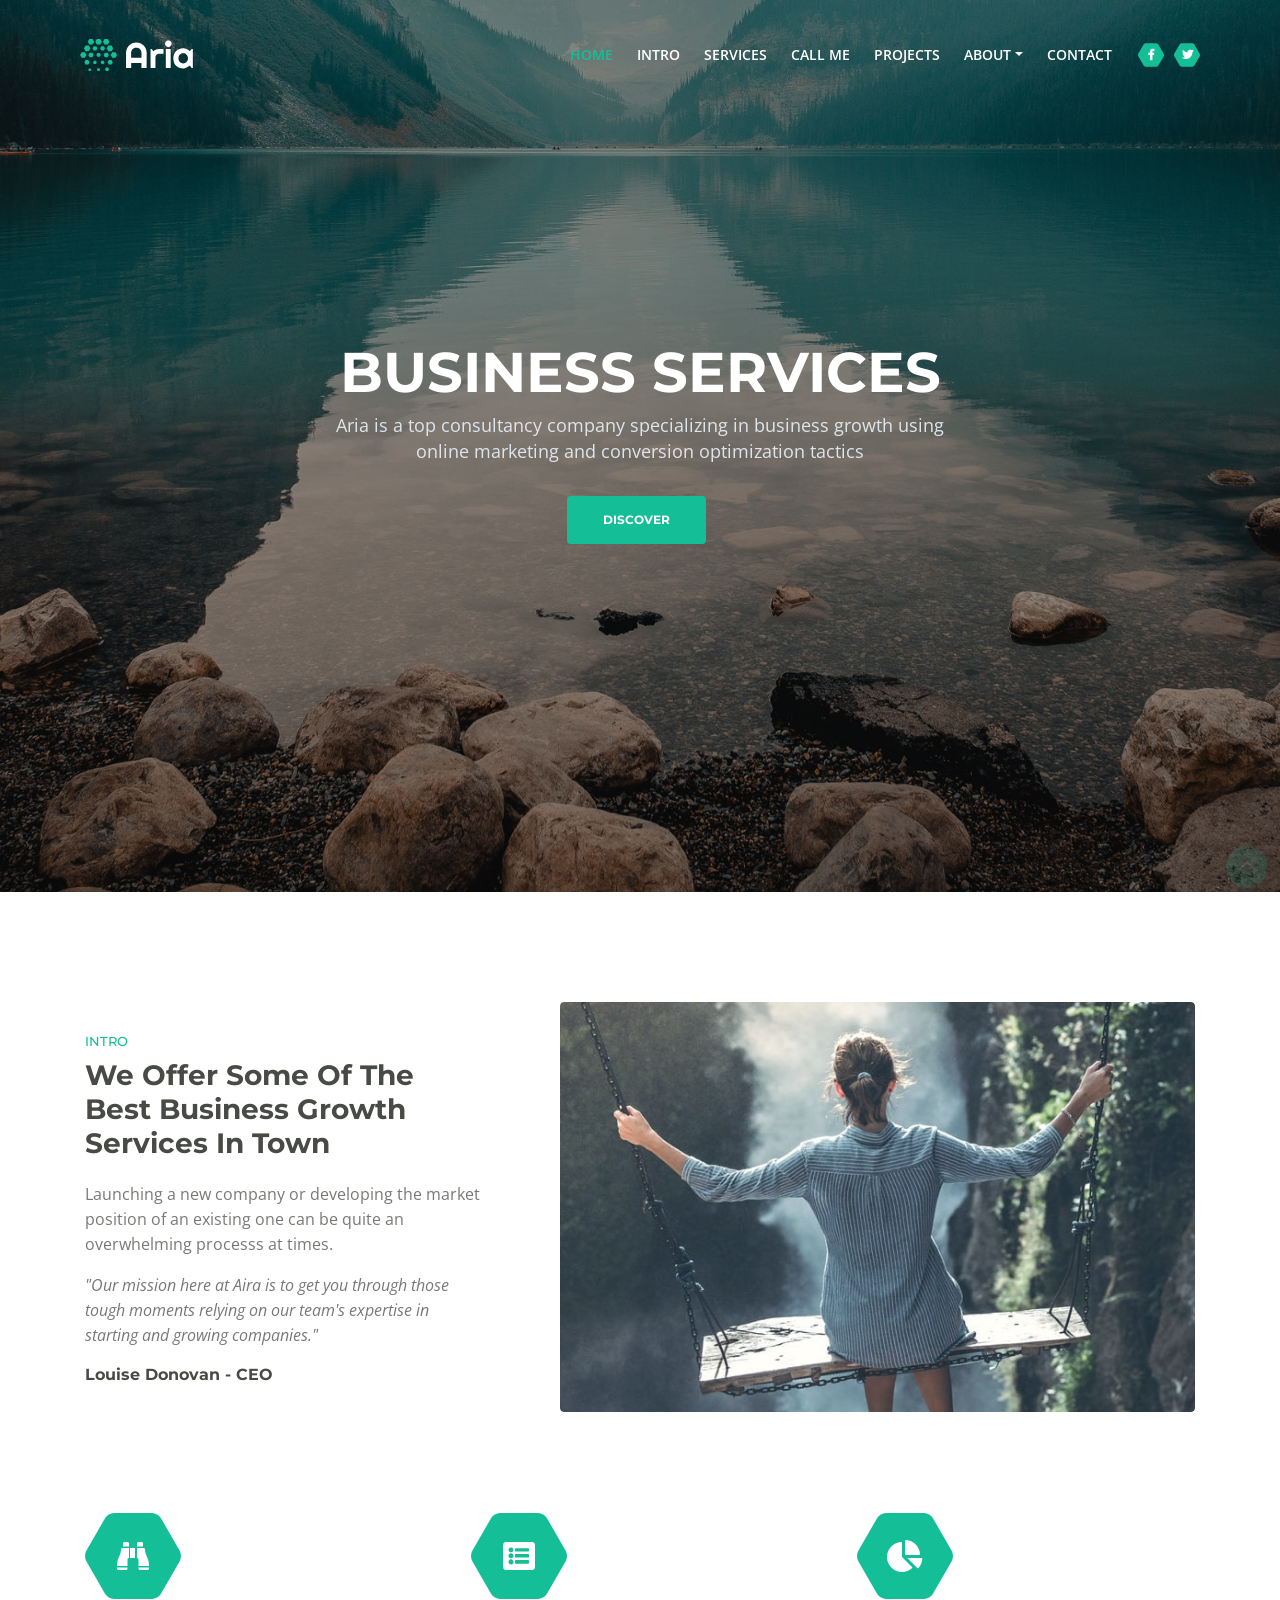
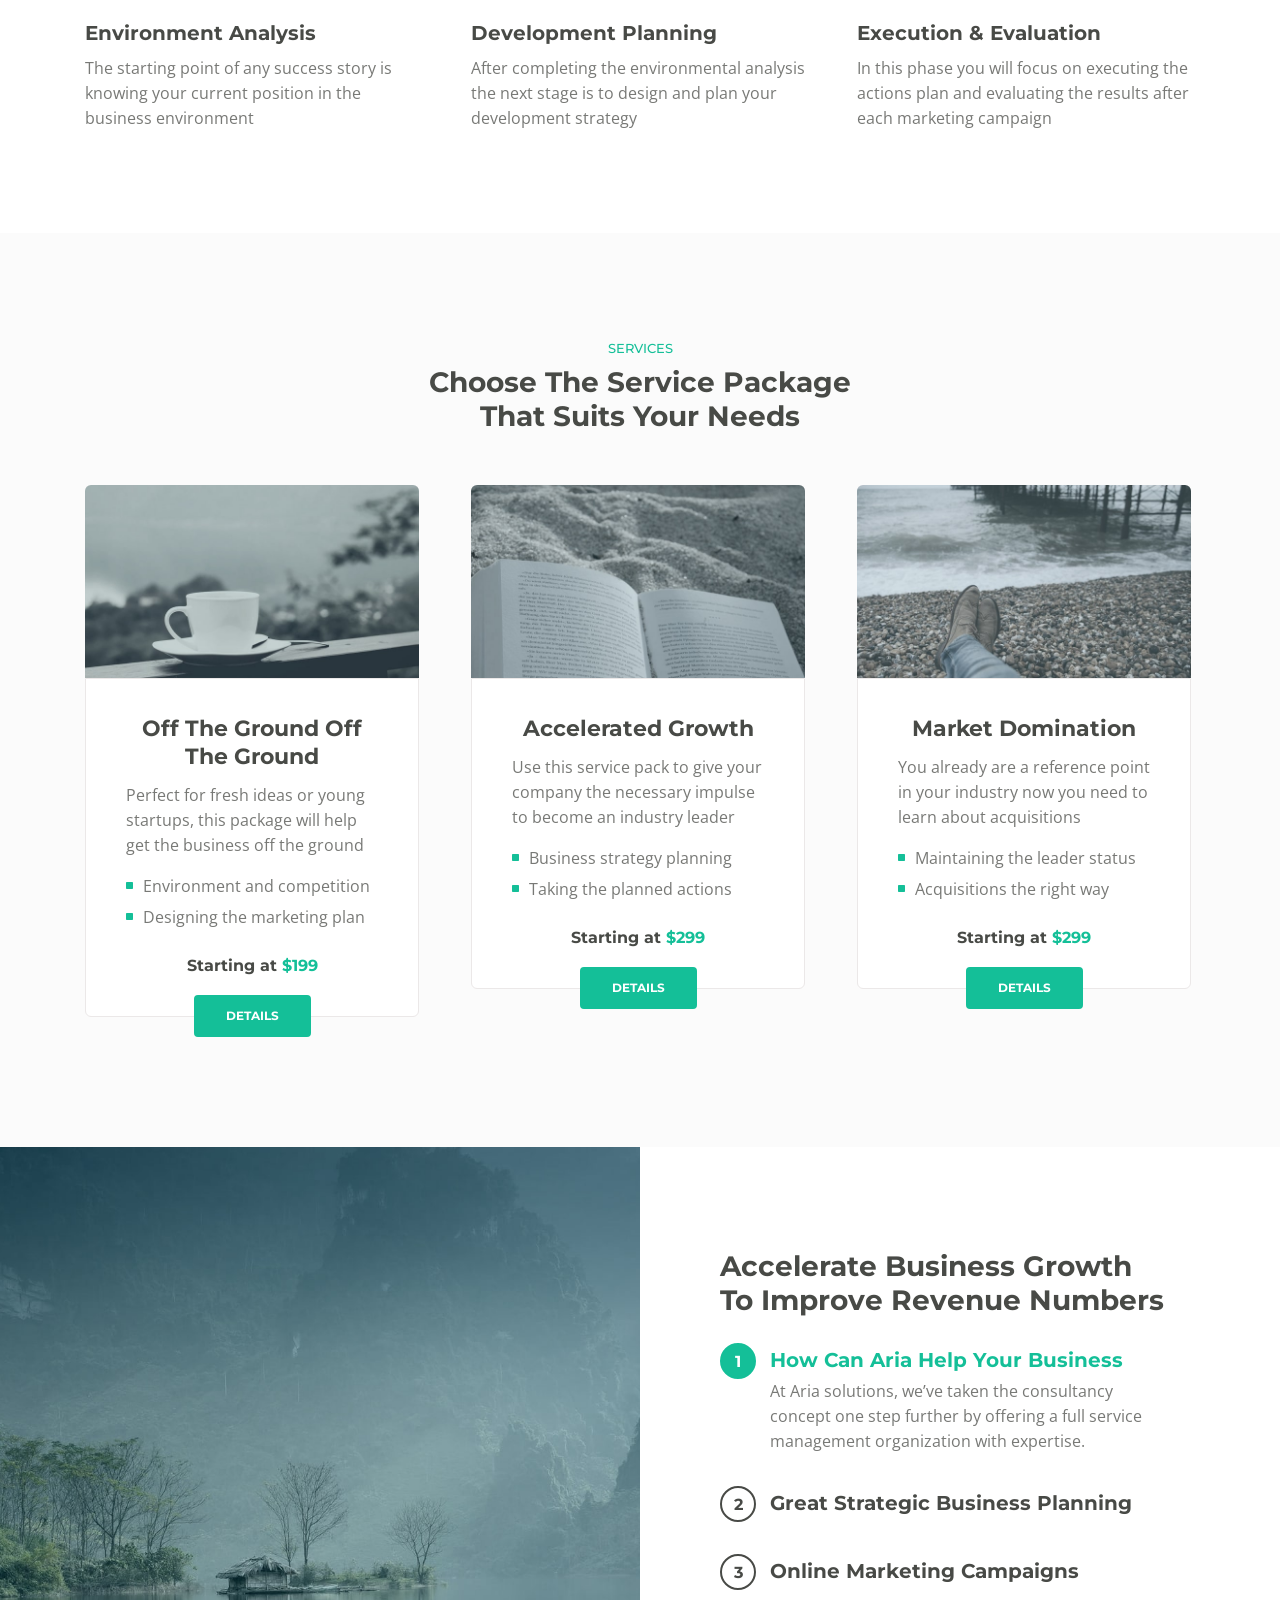
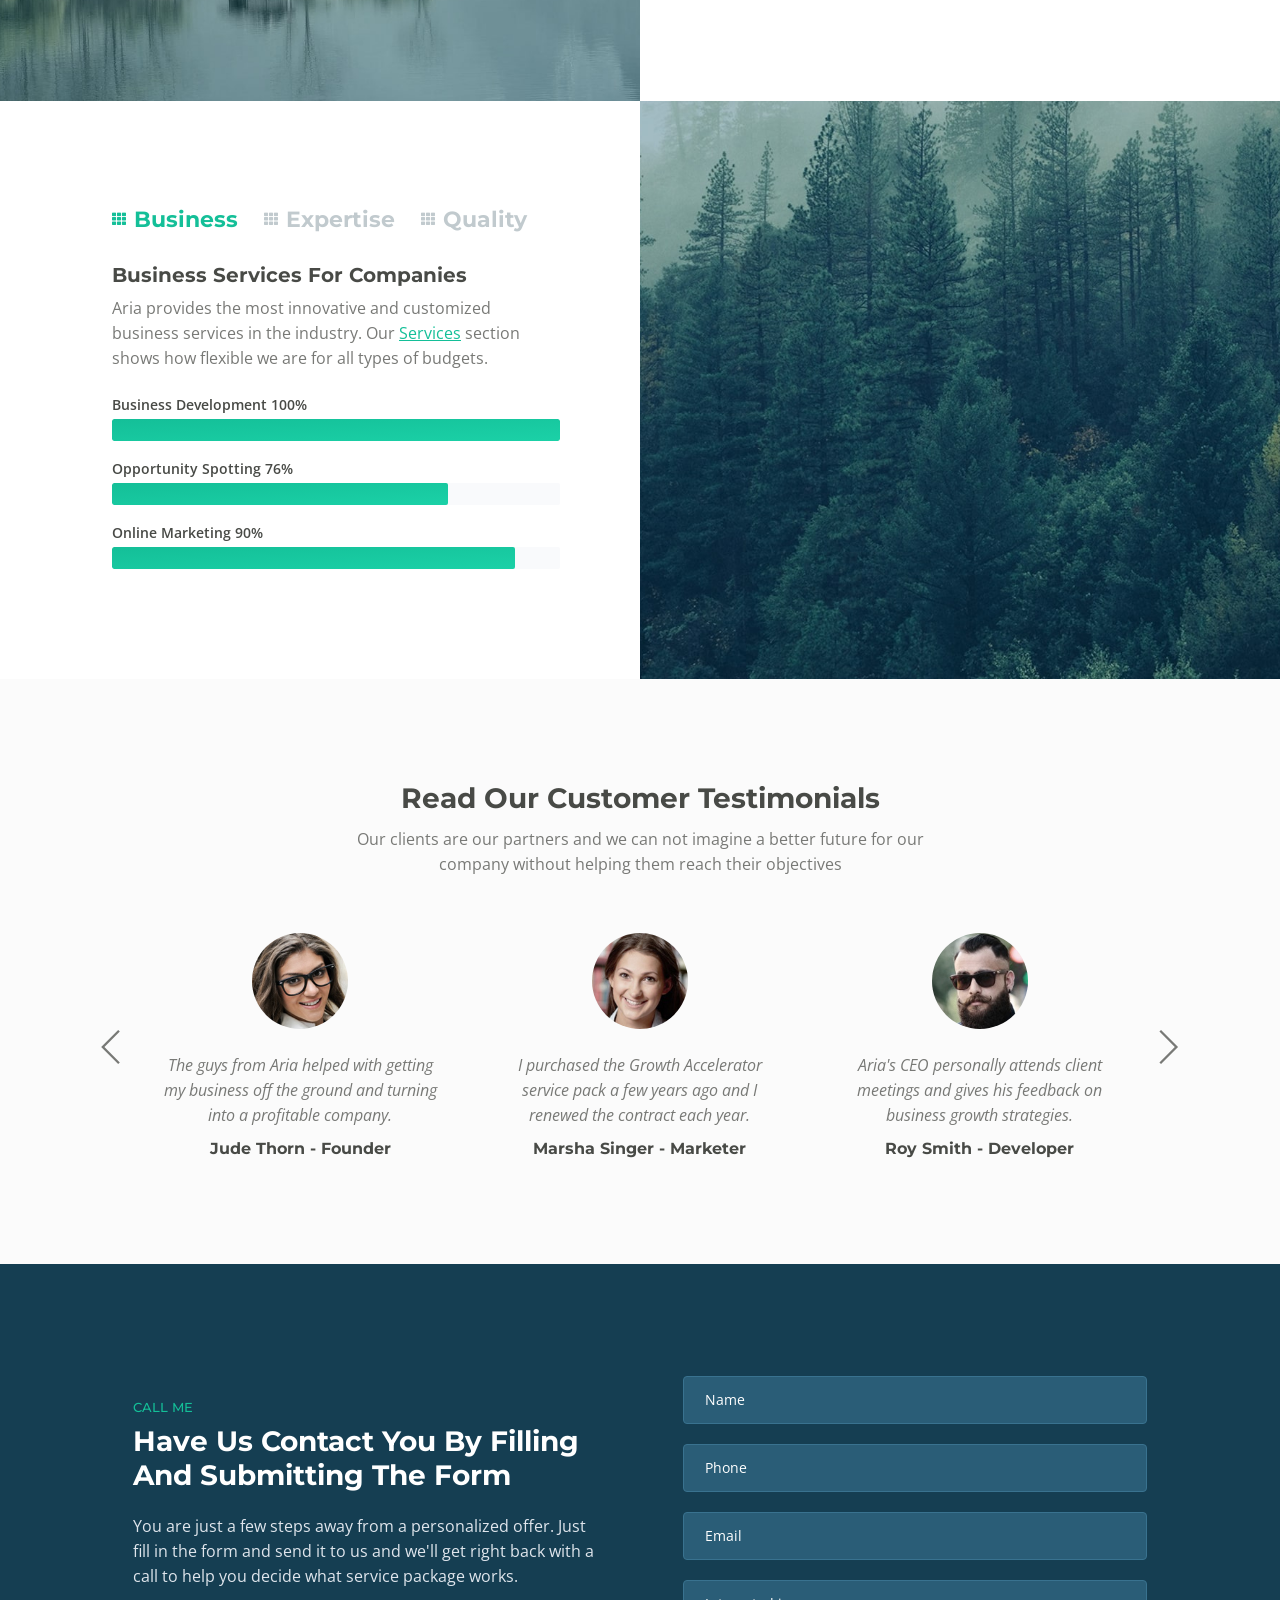
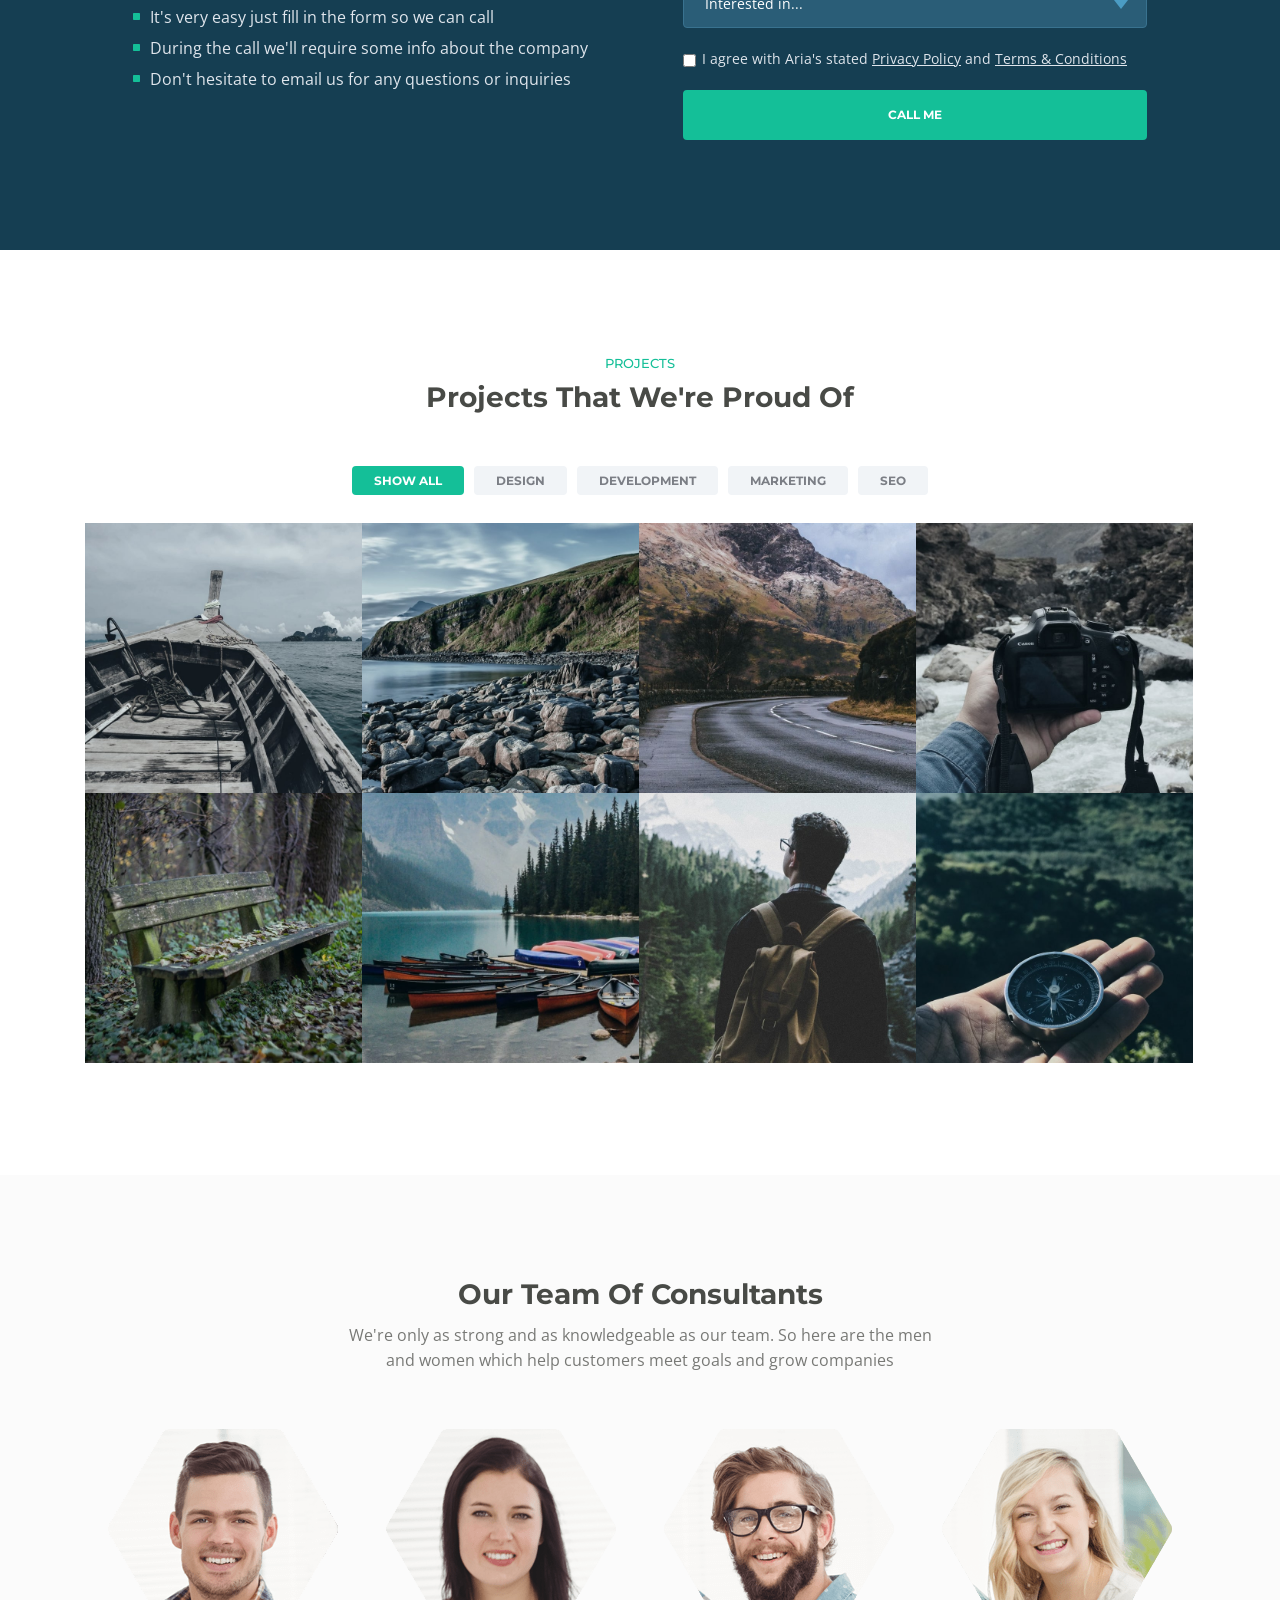
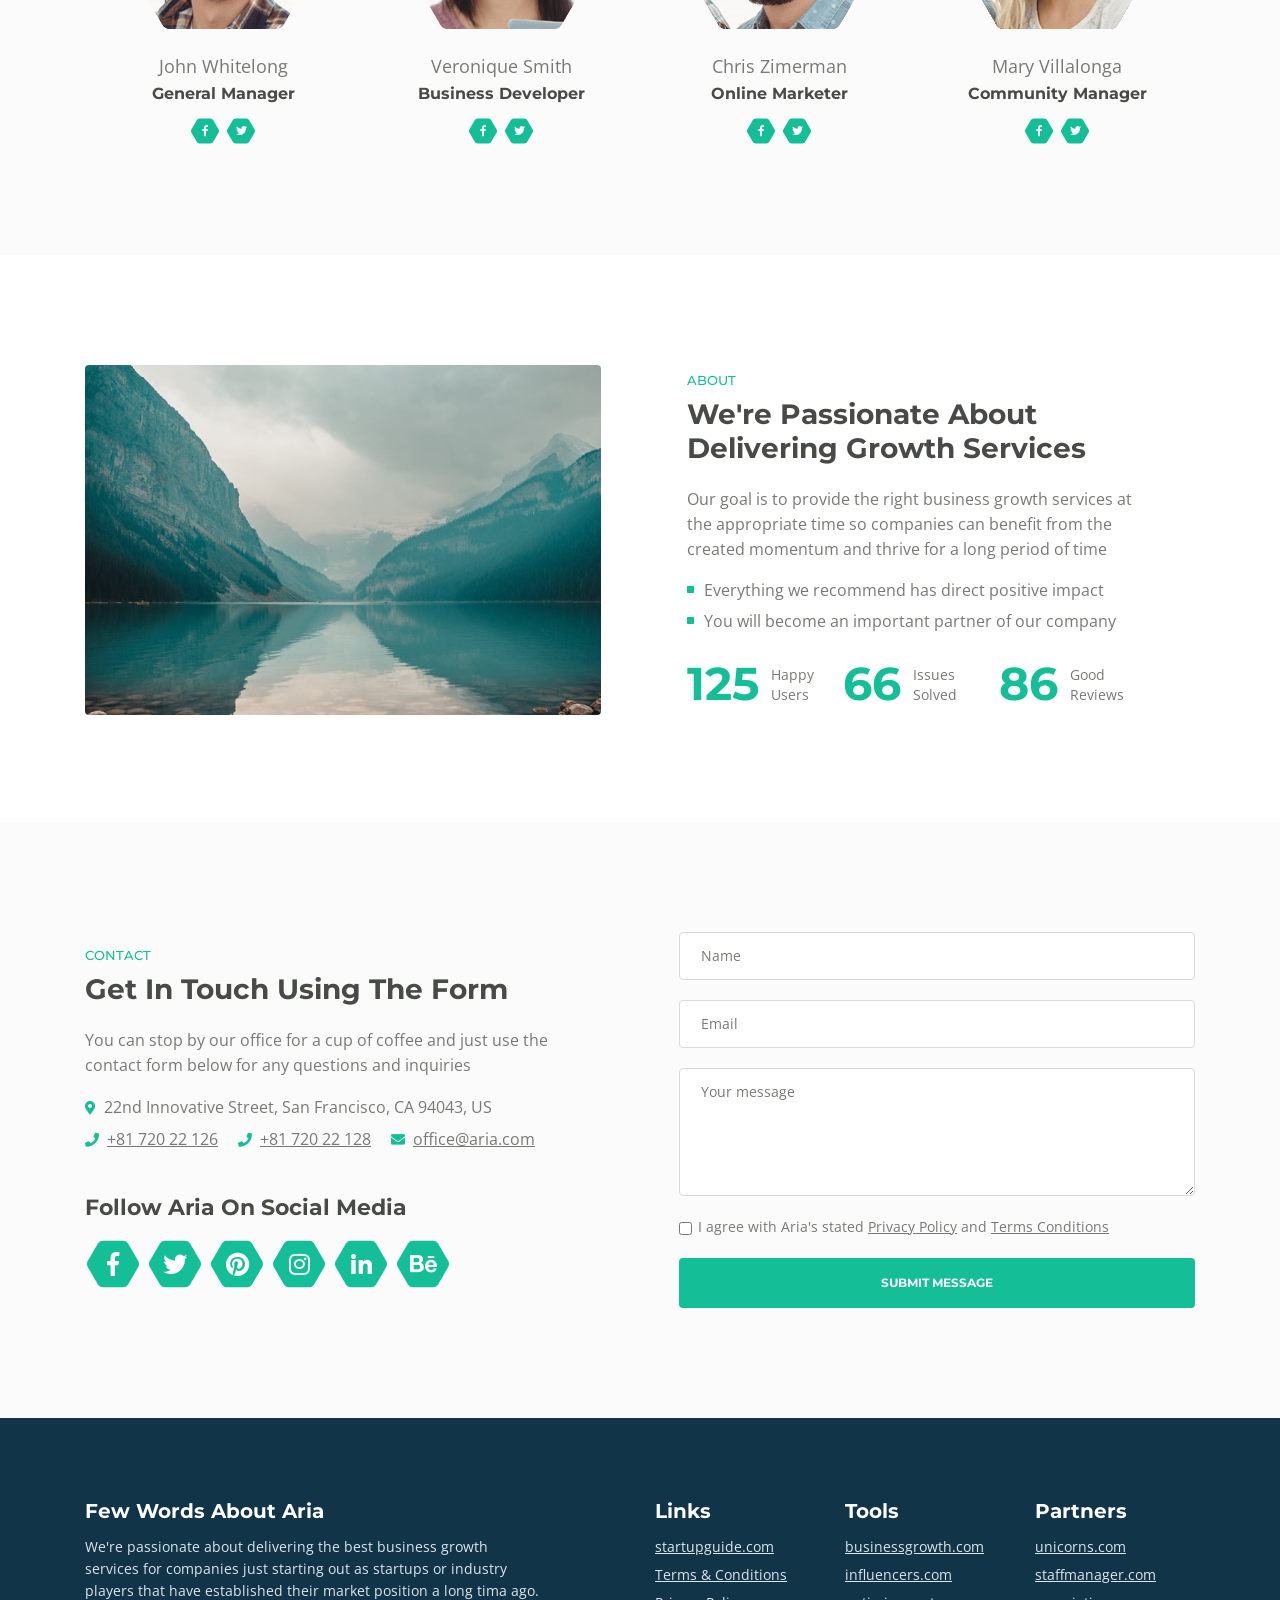
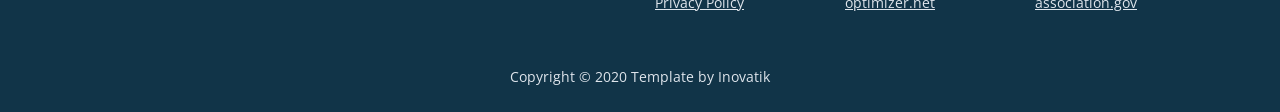
<file: index.html>
<!DOCTYPE html>
<html lang="en">
<head>
    <meta charset="utf-8">
    <meta name="viewport" content="width=device-width, initial-scale=1, shrink-to-fit=no">
    
    <!-- SEO Meta Tags -->
    <meta name="description" content="Aria is a business focused HTML landing page template built with Bootstrap to help you create lead generation websites for companies and their services.">
    <meta name="author" content="Inovatik">

    <!-- OG Meta Tags to improve the way the post looks when you share the page on LinkedIn, Facebook, Google+ -->
	<meta property="og:site_name" content="" /> <!-- website name -->
	<meta property="og:site" content="" /> <!-- website link -->
	<meta property="og:title" content=""/> <!-- title shown in the actual shared post -->
	<meta property="og:description" content="" /> <!-- description shown in the actual shared post -->
	<meta property="og:image" content="" /> <!-- image link, make sure it's jpg -->
	<meta property="og:url" content="" /> <!-- where do you want your post to link to -->
	<meta property="og:type" content="article" />

    <!-- Website Title -->
    <title>Aria - Business HTML Landing Page Template</title>
    
    <!-- Styles -->
    <link href="https://fonts.googleapis.com/css?family=Montserrat:500,700&display=swap&subset=latin-ext" rel="stylesheet">
    <link href="https://fonts.googleapis.com/css?family=Open+Sans:400,400i,600&display=swap&subset=latin-ext" rel="stylesheet">
    <link href="css/bootstrap.css" rel="stylesheet">
    <link href="css/fontawesome-all.css" rel="stylesheet">
    <link href="css/swiper.css" rel="stylesheet">
	<link href="css/magnific-popup.css" rel="stylesheet">
	<link href="css/styles.css" rel="stylesheet">
	
	<!-- Favicon  -->
    <link rel="icon" href="images/favicon.png">
</head>
<body data-spy="scroll" data-target=".fixed-top">
    
    <!-- Preloader -->
	<div class="spinner-wrapper">
        <div class="spinner">
            <div class="bounce1"></div>
            <div class="bounce2"></div>
            <div class="bounce3"></div>
        </div>
    </div>
    <!-- end of preloader -->
    

    <!-- Navbar -->
    <nav class="navbar navbar-expand-md navbar-dark navbar-custom fixed-top">
        <!-- Text Logo - Use this if you don't have a graphic logo -->
        <!-- <a class="navbar-brand logo-text page-scroll" href="index.html">Aria</a> -->

        <!-- Image Logo -->
        <a class="navbar-brand logo-image" href="index.html"><img src="images/logo.svg" alt="alternative"></a>
        
        <!-- Mobile Menu Toggle Button -->
        <button class="navbar-toggler" type="button" data-toggle="collapse" data-target="#navbarsExampleDefault" aria-controls="navbarsExampleDefault" aria-expanded="false" aria-label="Toggle navigation">
            <span class="navbar-toggler-awesome fas fa-bars"></span>
            <span class="navbar-toggler-awesome fas fa-times"></span>
        </button>
        <!-- end of mobile menu toggle button -->

        <div class="collapse navbar-collapse" id="navbarsExampleDefault">
            <ul class="navbar-nav ml-auto">
                <li class="nav-item">
                    <a class="nav-link page-scroll" href="#header">HOME <span class="sr-only">(current)</span></a>
                </li>
                <li class="nav-item">
                    <a class="nav-link page-scroll" href="#intro">INTRO</a>
                </li>
                <li class="nav-item">
                    <a class="nav-link page-scroll" href="#services">SERVICES</a>
                </li>
                <li class="nav-item">
                    <a class="nav-link page-scroll" href="#callMe">CALL ME</a>
                </li>
                <li class="nav-item">
                    <a class="nav-link page-scroll" href="#projects">PROJECTS</a>
                </li>

                <!-- Dropdown Menu -->          
                <li class="nav-item dropdown">
                    <a class="nav-link dropdown-toggle page-scroll" href="#about" id="navbarDropdown" role="button" aria-haspopup="true" aria-expanded="false">ABOUT</a>
                    <div class="dropdown-menu" aria-labelledby="navbarDropdown">
                        <a class="dropdown-item" href="terms-conditions.html"><span class="item-text">TERMS CONDITIONS</span></a>
                        <div class="dropdown-items-divide-hr"></div>
                        <a class="dropdown-item" href="privacy-policy.html"><span class="item-text">PRIVACY POLICY</span></a>
                    </div>
                </li>
                <!-- end of dropdown menu -->

                <li class="nav-item">
                    <a class="nav-link page-scroll" href="#contact">CONTACT</a>
                </li>
            </ul>
            <span class="nav-item social-icons">
                <span class="fa-stack">
                    <a href="#your-link">
                        <span class="hexagon"></span>
                        <i class="fab fa-facebook-f fa-stack-1x"></i>
                    </a>
                </span>
                <span class="fa-stack">
                    <a href="#your-link">
                        <span class="hexagon"></span>
                        <i class="fab fa-twitter fa-stack-1x"></i>
                    </a>
                </span>
            </span>
        </div>
    </nav> <!-- end of navbar -->
    <!-- end of navbar -->


    <!-- Header -->
    <header id="header" class="header">
        <div class="header-content">
            <div class="container">
                <div class="row">
                    <div class="col-lg-12">
                        <div class="text-container">
                            <h1>BUSINESS <span id="js-rotating">TEMPLATE, SERVICES, SOLUTIONS</span></h1>
                            <p class="p-heading p-large">Aria is a top consultancy company specializing in business growth using online marketing and conversion optimization tactics</p>
                            <a class="btn-solid-lg page-scroll" href="#intro">DISCOVER</a>
                        </div>
                    </div> <!-- end of col -->
                </div> <!-- end of row -->
            </div> <!-- end of container -->
        </div> <!-- end of header-content -->
    </header> <!-- end of header -->
    <!-- end of header -->


    <!-- Intro -->
    <div id="intro" class="basic-1">
        <div class="container">
            <div class="row">
                <div class="col-lg-5">
                    <div class="text-container">
                        <div class="section-title">INTRO</div>
                        <h2>We Offer Some Of The Best Business Growth Services In Town</h2>
                        <p>Launching a new company or developing the market position of an existing one can be quite an overwhelming processs at times.</p>
                        <p class="testimonial-text">"Our mission here at Aira is to get you through those tough moments relying on our team's expertise in starting and growing companies."</p>
                        <div class="testimonial-author">Louise Donovan - CEO</div>
                    </div> <!-- end of text-container -->
                </div> <!-- end of col -->
                <div class="col-lg-7">
                    <div class="image-container">
                        <img class="img-fluid" src="images/intro-office.jpg" alt="alternative">
                    </div> <!-- end of image-container -->
                </div> <!-- end of col -->
            </div> <!-- end of row -->
        </div> <!-- end of container -->
    </div> <!-- end of basic-1 -->
    <!-- end of intro -->


    <!-- Description -->
    <div class="cards-1">
        <div class="container">
            <div class="row">
                <div class="col-lg-12">
                    
                    <!-- Card -->
                    <div class="card">
                        <span class="fa-stack">
                            <span class="hexagon"></span>
                            <i class="fas fa-binoculars fa-stack-1x"></i>
                        </span>
                        <div class="card-body">
                            <h4 class="card-title">Environment Analysis</h4>
                            <p>The starting point of any success story is knowing your current position in the business environment</p>
                        </div>
                    </div>
                    <!-- end of card -->

                    <!-- Card -->
                    <div class="card">
                        <span class="fa-stack">
                            <span class="hexagon"></span>
                            <i class="fas fa-list-alt fa-stack-1x"></i>
                        </span>
                        <div class="card-body">
                            <h4 class="card-title">Development Planning</h4>
                            <p>After completing the environmental analysis the next stage is to design and  plan your development strategy</p>
                        </div>
                    </div>
                    <!-- end of card -->

                    <!-- Card -->
                    <div class="card">
                        <span class="fa-stack">
                            <span class="hexagon"></span>
                            <i class="fas fa-chart-pie fa-stack-1x"></i>
                        </span>
                        <div class="card-body">
                            <h4 class="card-title">Execution & Evaluation</h4>
                            <p>In this phase you will focus on executing the actions plan and evaluating the results after each marketing campaign</p>
                        </div>
                    </div>
                    <!-- end of card -->

                </div> <!-- end of col -->
            </div> <!-- end of row -->
        </div> <!-- end of container -->
    </div> <!-- end of cards-1 -->
    <!-- end of description -->


    <!-- Services -->
    <div id="services" class="cards-2">
        <div class="container">
            <div class="row">
                <div class="col-lg-12">
                    <div class="section-title">SERVICES</div>
                    <h2>Choose The Service Package<br> That Suits Your Needs</h2>
                </div> <!-- end of col -->
            </div> <!-- end of row -->
            <div class="row">
                <div class="col-lg-12">
                    
                    <!-- Card -->
                    <div class="card">
                        <div class="card-image">
                            <img class="img-fluid" src="images/services-1.jpg" alt="alternative">
                        </div>
                        <div class="card-body">
                            <h3 class="card-title">Off The Ground Off The Ground</h3>
                            <p>Perfect for fresh ideas or young startups, this package will help get the business off the ground</p>
                            <ul class="list-unstyled li-space-lg">
                                <li class="media">
                                    <i class="fas fa-square"></i>
                                    <div class="media-body">Environment and competition</div>
                                </li>
                                <li class="media">
                                    <i class="fas fa-square"></i>
                                    <div class="media-body">Designing the marketing plan</div>
                                </li>
                            </ul>
                            <p class="price">Starting at <span>$199</span></p>
                        </div>
                        <div class="button-container">
                            <a class="btn-solid-reg page-scroll" href="#callMe">DETAILS</a>
                        </div> <!-- end of button-container -->
                    </div>
                    <!-- end of card -->

                    <!-- Card -->
                    <div class="card">
                        <div class="card-image">
                            <img class="img-fluid" src="images/services-2.jpg" alt="alternative">
                        </div>
                        <div class="card-body">
                            <h3 class="card-title">Accelerated Growth</h3>
                            <p>Use this service pack to give your company the necessary impulse to become an industry leader</p>
                            <ul class="list-unstyled li-space-lg">
                                <li class="media">
                                    <i class="fas fa-square"></i>
                                    <div class="media-body">Business strategy planning</div>
                                </li>
                                <li class="media">
                                    <i class="fas fa-square"></i>
                                    <div class="media-body">Taking the planned actions</div>
                                </li>
                            </ul>
                            <p class="price">Starting at <span>$299</span></p>
                        </div>
                        <div class="button-container">
                            <a class="btn-solid-reg page-scroll" href="#callMe">DETAILS</a>
                        </div> <!-- end of button-container -->
                    </div>
                    <!-- end of card -->

                    <!-- Card -->
                    <div class="card">
                        <div class="card-image">
                            <img class="img-fluid" src="images/services-3.jpg" alt="alternative">
                        </div>
                        <div class="card-body">
                            <h3 class="card-title">Market Domination</h3>
                            <p>You already are a reference point in your industry now you need to learn about acquisitions</p>
                            <ul class="list-unstyled li-space-lg">
                                <li class="media">
                                    <i class="fas fa-square"></i>
                                    <div class="media-body">Maintaining the leader status</div>
                                </li>
                                <li class="media">
                                    <i class="fas fa-square"></i>
                                    <div class="media-body">Acquisitions the right way</div>
                                </li>
                            </ul>
                            <p class="price">Starting at <span>$299</span></p>
                        </div>
                        <div class="button-container">
                            <a class="btn-solid-reg page-scroll" href="#callMe">DETAILS</a>
                        </div> <!-- end of button-container -->
                    </div>
                    <!-- end of card -->

                </div> <!-- end of col -->
            </div> <!-- end of row -->
        </div> <!-- end of container -->
    </div> <!-- end of cards-2 -->
    <!-- end of services -->
    

    <!-- Details 1 -->
	<div id="details" class="accordion">
		<div class="area-1">
		</div><!-- end of area-1 on same line and no space between comments to eliminate margin white space --><div class="area-2">
            
            <!-- Accordion -->
            <div class="accordion-container" id="accordionOne">
                <h2>Accelerate Business Growth To Improve Revenue Numbers</h2>
                <div class="item">
                    <div id="headingOne">
                        <span data-toggle="collapse" data-target="#collapseOne" aria-expanded="true" aria-controls="collapseOne" role="button">
                            <span class="circle-numbering">1</span><span class="accordion-title">How Can Aria Help Your Business</span>
                        </span>
                    </div>
                    <div id="collapseOne" class="collapse show" aria-labelledby="headingOne" data-parent="#accordionOne">
                        <div class="accordion-body">
                            At Aria solutions, we’ve taken the consultancy concept one step further by offering a full service management organization with expertise.
                        </div>
                    </div>
                </div> <!-- end of item -->
            
                <div class="item">
                    <div id="headingTwo">
                        <span class="collapsed" data-toggle="collapse" data-target="#collapseTwo" aria-expanded="false" aria-controls="collapseTwo" role="button">
                            <span class="circle-numbering">2</span><span class="accordion-title">Great Strategic Business Planning</span>
                        </span>
                    </div>
                    <div id="collapseTwo" class="collapse" aria-labelledby="headingTwo" data-parent="#accordionOne">
                        <div class="accordion-body">
                            Aria partners with businesses to business growth and development ideas including environment analysis, plan execution and evaluation.
                        </div>
                    </div>
                </div> <!-- end of item -->
            
                <div class="item">
                    <div id="headingThree">
                        <span class="collapsed" data-toggle="collapse" data-target="#collapseThree" aria-expanded="false" aria-controls="collapseThree" role="button">
                            <span class="circle-numbering">3</span><span class="accordion-title">Online Marketing Campaigns</span>
                        </span>
                    </div>
                    <div id="collapseThree" class="collapse" aria-labelledby="headingThree" data-parent="#accordionOne">
                        <div class="accordion-body">
                            An awesome online marketing plan won't save your bad product but paired with a good product, the sky is the limit for what can be achieved.
                        </div>
                    </div>
                </div> <!-- end of item -->
            </div> <!-- end of accordion-container -->
            <!-- end of accordion -->

		</div> <!-- end of area-2 -->
    </div> <!-- end of accordion -->
    <!-- end of details 1 -->


    <!-- Details 2 -->
	<div class="tabs">
        <div class="area-1">
            <div class="tabs-container">
                
                <!-- Tabs Links -->
                <ul class="nav nav-tabs" id="ariaTabs" role="tablist">
                    <li class="nav-item">
                        <a class="nav-link active" id="nav-tab-1" data-toggle="tab" href="#tab-1" role="tab" aria-controls="tab-1" aria-selected="true"><i class="fas fa-th"></i> Business</a>
                    </li>
                    <li class="nav-item">
                        <a class="nav-link" id="nav-tab-2" data-toggle="tab" href="#tab-2" role="tab" aria-controls="tab-2" aria-selected="false"><i class="fas fa-th"></i> Expertise</a>
                    </li>
                    <li class="nav-item">
                        <a class="nav-link" id="nav-tab-3" data-toggle="tab" href="#tab-3" role="tab" aria-controls="tab-3" aria-selected="false"><i class="fas fa-th"></i> Quality</a>
                    </li>
                </ul>
                <!-- end of tabs links -->
                
                <!-- Tabs Content -->
                <div class="tab-content" id="ariaTabsContent">

                    <!-- Tab -->
                    <div class="tab-pane fade show active" id="tab-1" role="tabpanel" aria-labelledby="tab-1">
                        <h4>Business Services For Companies</h4>
                        <p>Aria provides the most innovative and customized business services in the industry. Our <a class="green page-scroll" href="#services">Services</a> section shows how flexible we are for all types of budgets.</p>
                        
                        <!-- Progress Bars -->
                        <div class="progress-container">
                            <div class="title">Business Development 100%</div>
                            <div class="progress">
                                <div class="progress-bar first" role="progressbar" aria-valuenow="0" aria-valuemin="0" aria-valuemax="100"></div>
                            </div>
                            <div class="title">Opportunity Spotting 76%</div>
                            <div class="progress">
                                <div class="progress-bar second" role="progressbar" aria-valuenow="75" aria-valuemin="0" aria-valuemax="100"></div>
                            </div>
                            <div class="title">Online Marketing 90%</div>
                            <div class="progress">
                                <div class="progress-bar third" role="progressbar" aria-valuenow="90" aria-valuemin="0" aria-valuemax="100"></div>
                            </div>
                        </div> <!-- end of progress-container -->
                        <!-- end of progress bars -->
                        
                    </div> <!-- end of tab-pane --> 
                    <!-- end of tab -->

                    <!-- Tab -->
                    <div class="tab-pane fade" id="tab-2" role="tabpanel" aria-labelledby="tab-2">
                        <ul class="list-unstyled li-space-lg first">
                            <li class="media">
                                <div class="media-bullet">1</div>
                                <div class="media-body"><strong>High quality</strong> is on top of our list when it comes to the way we deliver the services</div>
                            </li>
                            <li class="media">
                                <div class="media-bullet">2</div>
                                <div class="media-body"><strong>Maximum impact</strong> is what we look for in our actions</div>
                            </li>
                            <li class="media">
                                <div class="media-bullet">3</div>
                                <div class="media-body"><strong>Quality standards</strong> are important but meant to be exceeded</div>
                            </li>
                        </ul>
                        <ul class="list-unstyled li-space-lg last">
                            <li class="media">
                                <div class="media-bullet">4</div>
                                <div class="media-body"><strong>We're always looking</strong> for industry leaders to help them win their market position</div>
                            </li>
                            <li class="media">
                                <div class="media-bullet">5</div>
                                <div class="media-body"><strong>Evaluation</strong> is a key aspect of this business and important</div>
                            </li>
                            <li class="media">
                                <div class="media-bullet">6</div>
                                <div class="media-body"><strong>Ethic</strong> procedures ar alwasy at the base of everything we do</div>
                            </li>
                        </ul>
                    </div> <!-- end of tab-pane -->
                    <!-- end of tab -->

                    <!-- Tab -->
                    <div class="tab-pane fade" id="tab-3" role="tabpanel" aria-labelledby="tab-3">
                        <p><strong>We strive to achieve</strong> 100% customer satisfaction for both types of customers: hiring companies and job seekers. Types of customers: <a class="green" href="#your-link">with huge potential</a></p>
                        <p><strong>Our goal is to help</strong> your company achieve its full potential and establish long term stability for <a class="green" href="#your-link">the stakeholders</a></p>
                        <ul class="list-unstyled li-space-lg">
                            <li class="media">
                                <i class="fas fa-square"></i>
                                <div class="media-body">It's easy to get a quotation, just call our office anytime</div>
                            </li>
                            <li class="media">
                                <i class="fas fa-square"></i>
                                <div class="media-body">We'll get back to you with an initial estimate soon</div>
                            </li>
                            <li class="media">
                                <i class="fas fa-square"></i>
                                <div class="media-body">Get ready to see results even after only 30 days</div>
                            </li>
                            <li class="media">
                                <i class="fas fa-square"></i>
                                <div class="media-body">Ask for a quote and start improving your business</div>
                            </li>
                            <li class="media">
                                <i class="fas fa-square"></i>
                                <div class="media-body">Just fill out the form and we'll call you right away</div>
                            </li>
                        </ul>
                    </div> <!-- end of tab-pane -->
                    <!-- end of tab -->

                </div> <!-- end of tab-content -->
                <!-- end of tabs content -->

            </div> <!-- end of tabs-container -->
        </div><!-- end of area-1 on same line and no space between comments to eliminate margin white space --><div class="area-2"></div> <!-- end of area-2 -->
    </div> <!-- end of tabs -->
    <!-- end of details 2 -->


    <!-- Testimonials -->
    <div class="slider">
        <div class="container">
            <div class="row">
                <div class="col-lg-12">
                    <h2>Read Our Customer Testimonials</h2>
                    <p class="p-heading">Our clients are our partners and we can not imagine a better future for our company without helping them reach their objectives</p>
                </div> <!-- end of col -->
            </div> <!-- end of row -->
            <div class="row">
                <div class="col-lg-12">

                    <!-- Card Slider -->
                    <div class="slider-container">
                        <div class="swiper-container card-slider">
                            <div class="swiper-wrapper">
                                
                                <!-- Slide -->
                                <div class="swiper-slide">
                                    <div class="card">
                                        <img class="card-image" src="images/testimonial-1.jpg" alt="alternative">
                                        <div class="card-body">
                                            <div class="testimonial-text">The guys from Aria helped with getting my business off the ground and turning into a profitable company.</div>
                                            <div class="testimonial-author">Jude Thorn - Founder</div>
                                        </div>
                                    </div>
                                </div> <!-- end of swiper-slide -->
                                <!-- end of slide -->
        
                                <!-- Slide -->
                                <div class="swiper-slide">
                                    <div class="card">
                                        <img class="card-image" src="images/testimonial-2.jpg" alt="alternative">
                                        <div class="card-body">
                                            <div class="testimonial-text">I purchased the Growth Accelerator service pack a few years ago and I renewed the contract each year. </div>
                                            <div class="testimonial-author">Marsha Singer - Marketer</div>
                                        </div>
                                    </div>        
                                </div> <!-- end of swiper-slide -->
                                <!-- end of slide -->
        
                                <!-- Slide -->
                                <div class="swiper-slide">
                                    <div class="card">
                                        <img class="card-image" src="images/testimonial-3.jpg" alt="alternative">
                                        <div class="card-body">
                                            <div class="testimonial-text">Aria's CEO personally attends client meetings and gives his feedback on business growth strategies.</div>
                                            <div class="testimonial-author">Roy Smith - Developer</div>
                                        </div>
                                    </div>        
                                </div> <!-- end of swiper-slide -->
                                <!-- end of slide -->
        
                                <!-- Slide -->
                                <div class="swiper-slide">
                                    <div class="card">
                                        <img class="card-image" src="images/testimonial-4.jpg" alt="alternative">
                                        <div class="card-body">
                                            <div class="testimonial-text">At the beginning I thought the prices are a little high for what they offer but they over deliver each and every time.</div>
                                            <div class="testimonial-author">Ronald Spice - Owner</div>
                                        </div>
                                    </div>
                                </div> <!-- end of swiper-slide -->
                                <!-- end of slide -->
        
                                <!-- Slide -->
                                <div class="swiper-slide">
                                    <div class="card">
                                        <img class="card-image" src="images/testimonial-5.jpg" alt="alternative">
                                        <div class="card-body">
                                            <div class="testimonial-text">I recommend Aria to every business owner or growth leader that wants to take his company to the next level.</div>
                                            <div class="testimonial-author">Lindsay Rune - Manager</div>
                                        </div>
                                    </div>        
                                </div> <!-- end of swiper-slide -->
                                <!-- end of slide -->
        
                                <!-- Slide -->
                                <div class="swiper-slide">
                                    <div class="card">
                                        <img class="card-image" src="images/testimonial-6.jpg" alt="alternative">
                                        <div class="card-body">
                                            <div class="testimonial-text">My goals for using Aria's services seemed high when I first set them but they've met them with no problems.</div>
                                            <div class="testimonial-author">Ann Black - Consultant</div>
                                        </div>
                                    </div>        
                                </div> <!-- end of swiper-slide -->
                                <!-- end of slide -->
                            
                            </div> <!-- end of swiper-wrapper -->
        
                            <!-- Add Arrows -->
                            <div class="swiper-button-next"></div>
                            <div class="swiper-button-prev"></div>
                            <!-- end of add arrows -->
        
                        </div> <!-- end of swiper-container -->
                    </div> <!-- end of sliedr-container -->
                    <!-- end of card slider -->

                </div> <!-- end of col -->
            </div> <!-- end of row -->
        </div> <!-- end of container -->
    </div> <!-- end of slider -->
    <!-- end of testimonials -->


    <!-- Call Me -->
    <div id="callMe" class="form-1">
        <div class="container">
            <div class="row">
                <div class="col-lg-6">
                    <div class="text-container">
                        <div class="section-title">CALL ME</div>
                        <h2 class="white">Have Us Contact You By Filling And Submitting The Form</h2>
                        <p class="white">You are just a few steps away from a personalized offer. Just fill in the form and send it to us and we'll get right back with a call to help you decide what service package works.</p>
                        <ul class="list-unstyled li-space-lg white">
                            <li class="media">
                                <i class="fas fa-square"></i>
                                <div class="media-body">It's very easy just fill in the form so we can call</div>
                            </li>
                            <li class="media">
                                <i class="fas fa-square"></i>
                                <div class="media-body">During the call we'll require some info about the company</div>
                            </li>
                            <li class="media">
                                <i class="fas fa-square"></i>
                                <div class="media-body">Don't hesitate to email us for any questions or inquiries</div>
                            </li>
                        </ul>
                    </div>
                </div> <!-- end of col -->
                <div class="col-lg-6">
                   
                    <!-- Call Me Form -->
                    <form id="callMeForm" data-toggle="validator" data-focus="false">
                        <div class="form-group">
                            <input type="text" class="form-control-input" id="lname" name="lname" required>
                            <label class="label-control" for="lname">Name</label>
                            <div class="help-block with-errors"></div>
                        </div>
                        <div class="form-group">
                            <input type="text" class="form-control-input" id="lphone" name="lphone" required>
                            <label class="label-control" for="lphone">Phone</label>
                            <div class="help-block with-errors"></div>
                        </div>
                        <div class="form-group">
                            <input type="email" class="form-control-input" id="lemail" name="lemail" required>
                            <label class="label-control" for="lemail">Email</label>
                            <div class="help-block with-errors"></div>
                        </div>
                        <div class="form-group">
                            <select class="form-control-select" id="lselect" required>
                                <option class="select-option" value="" disabled selected>Interested in...</option>
                                <option class="select-option" value="Off The Ground">Off The Ground</option>
                                <option class="select-option" value="Accelerated Growth">Accelerated Growth</option>
                                <option class="select-option" value="Market Domination">Market Domination</option>
                            </select>
                            <div class="help-block with-errors"></div>
                        </div>
                        <div class="form-group checkbox white">
                            <input type="checkbox" id="lterms" value="Agreed-to-Terms" name="lterms" required>I agree with Aria's stated <a class="white" href="privacy-policy.html">Privacy Policy</a> and <a class="white" href="terms-conditions.html">Terms & Conditions</a>
                            <div class="help-block with-errors"></div>
                        </div>
                        <div class="form-group">
                            <button type="submit" class="form-control-submit-button">CALL ME</button>
                        </div>
                        <div class="form-message">
                            <div id="lmsgSubmit" class="h3 text-center hidden"></div>
                        </div>
                    </form>
                    <!-- end of call me form -->
                    
                </div> <!-- end of col -->
            </div> <!-- end of row -->
        </div> <!-- end of container -->
    </div> <!-- end of form-1 -->
    <!-- end of call me -->


    <!-- Projects -->
	<div id="projects" class="filter">
		<div class="container">
            <div class="row">
                <div class="col-lg-12">
                    <div class="section-title">PROJECTS</div>
                    <h2>Projects That We're Proud Of</h2>
                </div> <!-- end of col -->
            </div> <!-- end of row -->
            <div class="row">
                <div class="col-lg-12">
                    <!-- Filter -->
                    <div class="button-group filters-button-group">
                        <a class="button is-checked" data-filter="*"><span>SHOW ALL</span></a>
                        <a class="button" data-filter=".design"><span>DESIGN</span></a>
                        <a class="button" data-filter=".development"><span>DEVELOPMENT</span></a>
                        <a class="button" data-filter=".marketing"><span>MARKETING</span></a>
                        <a class="button" data-filter=".seo"><span>SEO</span></a>
                    </div> <!-- end of button group -->
                    <div class="grid">
                        <div class="element-item development">
                            <a class="popup-with-move-anim" href="#project-1"><div class="element-item-overlay"><span>Online Banking</span></div><img src="images/project-1.jpg" alt="alternative"></a>
                        </div>
                        <div class="element-item development">
                            <a class="popup-with-move-anim" href="#project-2"><div class="element-item-overlay"><span>Classic Industry</span></div><img src="images/project-2.jpg" alt="alternative"></a>
                        </div>
                        <div class="element-item design development marketing">
                            <a class="popup-with-move-anim" href="#project-3"><div class="element-item-overlay"><span>BoomBap Audio</span></div><img src="images/project-3.jpg" alt="alternative"></a>
                        </div>
                        <div class="element-item design development marketing">
                            <a class="popup-with-move-anim" href="#project-4"><div class="element-item-overlay"><span>Van Moose</span></div><img src="images/project-4.jpg" alt="alternative"></a>
                        </div>
                        <div class="element-item design development marketing seo">
                            <a class="popup-with-move-anim" href="#project-5"><div class="element-item-overlay"><span>Joy Moments</span></div><img src="images/project-5.jpg" alt="alternative"></a>
                        </div>
                        <div class="element-item design marketing seo">
                            <a class="popup-with-move-anim" href="#project-6"><div class="element-item-overlay"><span>Spark Events</span></div><img src="images/project-6.jpg" alt="alternative"></a>
                        </div>
                        <div class="element-item design marketing">
                            <a class="popup-with-move-anim" href="#project-7"><div class="element-item-overlay"><span>Casual Wear</span></div><img src="images/project-7.jpg" alt="alternative"></a>
                        </div>
                        <div class="element-item design marketing">
                            <a class="popup-with-move-anim" href="#project-8"><div class="element-item-overlay"><span>Zazoo Apps</span></div><img src="images/project-8.jpg" alt="alternative"></a>
                        </div>
                    </div> <!-- end of grid -->
                    <!-- end of filter -->
                    
                </div> <!-- end of col -->
            </div> <!-- end of row -->
		</div> <!-- end of container -->
    </div> <!-- end of filter -->
    <!-- end of projects -->


    <!-- Project Lightboxes -->
    <!-- Lightbox -->
    <div id="project-1" class="lightbox-basic zoom-anim-dialog mfp-hide">
        <div class="row">
            <button title="Close (Esc)" type="button" class="mfp-close x-button">×</button>
            <div class="col-lg-8">
                <img class="img-fluid" src="images/project-1.jpg" alt="alternative">
            </div> <!-- end of col -->
            <div class="col-lg-4">
                <h3>Online Banking</h3>
                <hr class="line-heading">
                <h6>Strategy Development</h6>
                <p>Need a solid foundation for your business growth plans? Aria will help you manage sales and meet your current needs</p>
                <p>By offering the best professional services and quality products in the market. Don't hesitate and get in touch with us.</p>
                <div class="testimonial-container">
                    <p class="testimonial-text">Need a solid foundation for your business growth plans? Aria will help you manage sales and meet your current requirements.</p>
                    <p class="testimonial-author">General Manager</p>
                </div>
                <a class="btn-solid-reg" href="#your-link">DETAILS</a> <a class="btn-outline-reg mfp-close as-button" href="#projects">BACK</a> 
            </div> <!-- end of col -->
        </div> <!-- end of row -->
    </div> <!-- end of lightbox-basic -->
    <!-- end of lightbox -->

    <!-- Lightbox -->
    <div id="project-2" class="lightbox-basic zoom-anim-dialog mfp-hide">
        <div class="row">
            <button title="Close (Esc)" type="button" class="mfp-close x-button">×</button>
            <div class="col-lg-8">
                <img class="img-fluid" src="images/project-2.jpg" alt="alternative">
            </div> <!-- end of col -->
            <div class="col-lg-4">
                <h3>Classic Industry</h3>
                <hr class="line-heading">
                <h6>Strategy Development</h6>
                <p>Need a solid foundation for your business growth plans? Aria will help you manage sales and meet your current needs</p>
                <p>By offering the best professional services and quality products in the market. Don't hesitate and get in touch with us.</p>
                <div class="testimonial-container">
                    <p class="testimonial-text">Need a solid foundation for your business growth plans? Aria will help you manage sales and meet your current requirements.</p>
                    <p class="testimonial-author">General Manager</p>
                </div>
                <a class="btn-solid-reg" href="#your-link">DETAILS</a> <a class="btn-outline-reg mfp-close as-button" href="#projects">BACK</a> 
            </div> <!-- end of col -->
        </div> <!-- end of row -->
    </div> <!-- end of lightbox-basic -->
    <!-- end of lightbox -->

    <!-- Lightbox -->
    <div id="project-3" class="lightbox-basic zoom-anim-dialog mfp-hide">
        <div class="row">
            <button title="Close (Esc)" type="button" class="mfp-close x-button">×</button>
            <div class="col-lg-8">
                <img class="img-fluid" src="images/project-3.jpg" alt="alternative">
            </div> <!-- end of col -->
            <div class="col-lg-4">
                <h3>BoomBap Audio</h3>
                <hr class="line-heading">
                <h6>Strategy Development</h6>
                <p>Need a solid foundation for your business growth plans? Aria will help you manage sales and meet your current needs</p>
                <p>By offering the best professional services and quality products in the market. Don't hesitate and get in touch with us.</p>
                <div class="testimonial-container">
                    <p class="testimonial-text">Need a solid foundation for your business growth plans? Aria will help you manage sales and meet your current requirements.</p>
                    <p class="testimonial-author">General Manager</p>
                </div>
                <a class="btn-solid-reg" href="#your-link">DETAILS</a> <a class="btn-outline-reg mfp-close as-button" href="#projects">BACK</a> 
            </div> <!-- end of col -->
        </div> <!-- end of row -->
    </div> <!-- end of lightbox-basic -->
    <!-- end of lightbox -->

    <!-- Lightbox -->
    <div id="project-4" class="lightbox-basic zoom-anim-dialog mfp-hide">
        <div class="row">
            <button title="Close (Esc)" type="button" class="mfp-close x-button">×</button>
            <div class="col-lg-8">
                <img class="img-fluid" src="images/project-4.jpg" alt="alternative">
            </div> <!-- end of col -->
            <div class="col-lg-4">
                <h3>Van Moose</h3>
                <hr class="line-heading">
                <h6>Strategy Development</h6>
                <p>Need a solid foundation for your business growth plans? Aria will help you manage sales and meet your current needs</p>
                <p>By offering the best professional services and quality products in the market. Don't hesitate and get in touch with us.</p>
                <div class="testimonial-container">
                    <p class="testimonial-text">Need a solid foundation for your business growth plans? Aria will help you manage sales and meet your current requirements.</p>
                    <p class="testimonial-author">General Manager</p>
                </div>
                <a class="btn-solid-reg" href="#your-link">DETAILS</a> <a class="btn-outline-reg mfp-close as-button" href="#projects">BACK</a> 
            </div> <!-- end of col -->
        </div> <!-- end of row -->
    </div> <!-- end of lightbox-basic -->
    <!-- end of lightbox -->

    <!-- Lightbox -->
    <div id="project-5" class="lightbox-basic zoom-anim-dialog mfp-hide">
        <div class="row">
            <button title="Close (Esc)" type="button" class="mfp-close x-button">×</button>
            <div class="col-lg-8">
                <img class="img-fluid" src="images/project-5.jpg" alt="alternative">
            </div> <!-- end of col -->
            <div class="col-lg-4">
                <h3>Joy Moments</h3>
                <hr class="line-heading">
                <h6>Strategy Development</h6>
                <p>Need a solid foundation for your business growth plans? Aria will help you manage sales and meet your current needs</p>
                <p>By offering the best professional services and quality products in the market. Don't hesitate and get in touch with us.</p>
                <div class="testimonial-container">
                    <p class="testimonial-text">Need a solid foundation for your business growth plans? Aria will help you manage sales and meet your current requirements.</p>
                    <p class="testimonial-author">General Manager</p>
                </div>
                <a class="btn-solid-reg" href="#your-link">DETAILS</a> <a class="btn-outline-reg mfp-close as-button" href="#projects">BACK</a> 
            </div> <!-- end of col -->
        </div> <!-- end of row -->
    </div> <!-- end of lightbox-basic -->
    <!-- end of lightbox -->

    <!-- Lightbox -->
    <div id="project-6" class="lightbox-basic zoom-anim-dialog mfp-hide">
        <div class="row">
            <button title="Close (Esc)" type="button" class="mfp-close x-button">×</button>
            <div class="col-lg-8">
                <img class="img-fluid" src="images/project-6.jpg" alt="alternative">
            </div> <!-- end of col -->
            <div class="col-lg-4">
                <h3>Spark Events</h3>
                <hr class="line-heading">
                <h6>Strategy Development</h6>
                <p>Need a solid foundation for your business growth plans? Aria will help you manage sales and meet your current needs</p>
                <p>By offering the best professional services and quality products in the market. Don't hesitate and get in touch with us.</p>
                <div class="testimonial-container">
                    <p class="testimonial-text">Need a solid foundation for your business growth plans? Aria will help you manage sales and meet your current requirements.</p>
                    <p class="testimonial-author">General Manager</p>
                </div>
                <a class="btn-solid-reg" href="#your-link">DETAILS</a> <a class="btn-outline-reg mfp-close as-button" href="#projects">BACK</a> 
            </div> <!-- end of col -->
        </div> <!-- end of row -->
    </div> <!-- end of lightbox-basic -->
    <!-- end of lightbox -->

    <!-- Lightbox -->
    <div id="project-7" class="lightbox-basic zoom-anim-dialog mfp-hide">
        <div class="row">
            <button title="Close (Esc)" type="button" class="mfp-close x-button">×</button>
            <div class="col-lg-8">
                <img class="img-fluid" src="images/project-7.jpg" alt="alternative">
            </div> <!-- end of col -->
            <div class="col-lg-4">
                <h3>Casual Wear</h3>
                <hr class="line-heading">
                <h6>Strategy Development</h6>
                <p>Need a solid foundation for your business growth plans? Aria will help you manage sales and meet your current needs</p>
                <p>By offering the best professional services and quality products in the market. Don't hesitate and get in touch with us.</p>
                <div class="testimonial-container">
                    <p class="testimonial-text">Need a solid foundation for your business growth plans? Aria will help you manage sales and meet your current requirements.</p>
                    <p class="testimonial-author">General Manager</p>
                </div>
                <a class="btn-solid-reg" href="#your-link">DETAILS</a> <a class="btn-outline-reg mfp-close as-button" href="#projects">BACK</a> 
            </div> <!-- end of col -->
        </div> <!-- end of row -->
    </div> <!-- end of lightbox-basic -->
    <!-- end of lightbox -->

    <!-- Lightbox -->
    <div id="project-8" class="lightbox-basic zoom-anim-dialog mfp-hide">
        <div class="row">
            <button title="Close (Esc)" type="button" class="mfp-close x-button">×</button>
            <div class="col-lg-8">
                <img class="img-fluid" src="images/project-8.jpg" alt="alternative">
            </div> <!-- end of col -->
            <div class="col-lg-4">
                <h3>Zazoo Apps</h3>
                <hr class="line-heading">
                <h6>Strategy Development</h6>
                <p>Need a solid foundation for your business growth plans? Aria will help you manage sales and meet your current needs</p>
                <p>By offering the best professional services and quality products in the market. Don't hesitate and get in touch with us.</p>
                <div class="testimonial-container">
                    <p class="testimonial-text">Need a solid foundation for your business growth plans? Aria will help you manage sales and meet your current requirements.</p>
                    <p class="testimonial-author">General Manager</p>
                </div>
                <a class="btn-solid-reg" href="#your-link">DETAILS</a> <a class="btn-outline-reg mfp-close as-button" href="#projects">BACK</a> 
            </div> <!-- end of col -->
        </div> <!-- end of row -->
    </div> <!-- end of lightbox-basic -->
    <!-- end of lightbox -->
    <!-- end of project lightboxes -->


    <!-- Team -->
    <div class="basic-2">
        <div class="container">
            <div class="row">
                <div class="col-lg-12">
                    <h2>Our Team Of Consultants</h2>
                    <p class="p-heading">We're only as strong and as knowledgeable as our team. So here are the men and women which help customers meet goals and grow companies</p>
                </div> <!-- end of col -->
            </div> <!-- end of row -->
            <div class="row">
                <div class="col-lg-12">

                    <!-- Team Member -->
                    <div class="team-member">
                        <div class="image-wrapper">
                            <img class="img-fluid" src="images/team-1.png" alt="alternative">
                        </div> <!-- end of image-wrapper -->
                        <p class="p-large">John Whitelong</p>
                        <p class="job-title">General Manager</p>
                        <span class="social-icons">
                            <span class="fa-stack">
                                <a href="#your-link">
                                    <span class="hexagon"></span>
                                    <i class="fab fa-facebook-f fa-stack-1x"></i>
                                </a>
                            </span>
                            <span class="fa-stack">
                                <a href="#your-link">
                                    <span class="hexagon"></span>
                                    <i class="fab fa-twitter fa-stack-1x"></i>
                                </a>
                            </span>
                        </span>
                    </div> <!-- end of team-member -->
                    <!-- end of team member -->

                    <!-- Team Member -->
                    <div class="team-member">
                        <div class="image-wrapper">
                            <img class="img-fluid" src="images/team-2.png" alt="alternative">
                        </div> <!-- end of image wrapper -->
                        <p class="p-large">Veronique Smith</p>
                        <p class="job-title">Business Developer</p>
                        <span class="social-icons">
                            <span class="fa-stack">
                                <a href="#your-link">
                                    <span class="hexagon"></span>
                                    <i class="fab fa-facebook-f fa-stack-1x"></i>
                                </a>
                            </span>
                            <span class="fa-stack">
                                <a href="#your-link">
                                    <span class="hexagon"></span>
                                    <i class="fab fa-twitter fa-stack-1x"></i>
                                </a>
                            </span>
                        </span>
                    </div> <!-- end of team-member -->
                    <!-- end of team member -->

                    <!-- Team Member -->
                    <div class="team-member">
                        <div class="image-wrapper">
                            <img class="img-fluid" src="images/team-3.png" alt="alternative">
                        </div> <!-- end of image wrapper -->
                        <p class="p-large">Chris Zimerman</p>
                        <p class="job-title">Online Marketer</p>
                        <span class="social-icons">
                            <span class="fa-stack">
                                <a href="#your-link">
                                    <span class="hexagon"></span>
                                    <i class="fab fa-facebook-f fa-stack-1x"></i>
                                </a>
                            </span>
                            <span class="fa-stack">
                                <a href="#your-link">
                                    <span class="hexagon"></span>
                                    <i class="fab fa-twitter fa-stack-1x"></i>
                                </a>
                            </span>
                        </span>
                    </div> <!-- end of team-member -->
                    <!-- end of team member -->

                    <!-- Team Member -->
                    <div class="team-member">
                        <div class="image-wrapper">
                            <img class="img-fluid" src="images/team-4.png" alt="alternative">
                        </div> <!-- end of image wrapper -->
                        <p class="p-large">Mary Villalonga</p>
                        <p class="job-title">Community Manager</p>
                        <span class="social-icons">
                            <span class="fa-stack">
                                <a href="#your-link">
                                    <span class="hexagon"></span>
                                    <i class="fab fa-facebook-f fa-stack-1x"></i>
                                </a>
                            </span>
                            <span class="fa-stack">
                                <a href="#your-link">
                                    <span class="hexagon"></span>
                                    <i class="fab fa-twitter fa-stack-1x"></i>
                                </a>
                            </span>
                        </span>
                    </div> <!-- end of team-member -->
                    <!-- end of team member -->

                </div> <!-- end of col -->
            </div> <!-- end of row -->
        </div> <!-- end of container -->
    </div> <!-- end of basic-2 -->
    <!-- end of team -->


    <!-- About -->
    <div id="about" class="counter">
        <div class="container">
            <div class="row">
                <div class="col-lg-5 col-xl-6">
                    <div class="image-container">
                        <img class="img-fluid" src="images/about.jpg" alt="alternative">
                    </div> <!-- end of image-container -->
                </div> <!-- end of col -->
                <div class="col-lg-7 col-xl-6">
                    <div class="text-container">
                        <div class="section-title">ABOUT</div>
                        <h2>We're Passionate About Delivering Growth Services</h2>
                        <p>Our goal is to provide the right business growth services at the appropriate time so companies can benefit from the created momentum and thrive for a long period of time</p>
                        <ul class="list-unstyled li-space-lg">
                            <li class="media">
                                <i class="fas fa-square"></i>
                                <div class="media-body">Everything we recommend has direct positive impact</div>
                            </li>
                            <li class="media">
                                <i class="fas fa-square"></i>
                                <div class="media-body">You will become an important partner of our company</div>
                            </li>
                        </ul>

                        <!-- Counter -->
                        <div id="counter">
                            <div class="cell">
                                <div class="counter-value number-count" data-count="231">1</div>
                                <div class="counter-info">Happy<br>Users</div>
                            </div>
                            <div class="cell">
                                <div class="counter-value number-count" data-count="121">1</div>
                                <div class="counter-info">Issues<br>Solved</div>
                            </div>
                            <div class="cell">
                                <div class="counter-value number-count" data-count="159">1</div>
                                <div class="counter-info">Good<br>Reviews</div>
                            </div>
                        </div>
                        <!-- end of counter -->

                    </div> <!-- end of text-container -->      
                </div> <!-- end of col -->
            </div> <!-- end of row -->
        </div> <!-- end of container -->
    </div> <!-- end of counter -->
    <!-- end of about -->


    <!-- Contact -->
    <div id="contact" class="form-2">
        <div class="container">
            <div class="row">
                <div class="col-lg-6">
                    <div class="text-container">
                        <div class="section-title">CONTACT</div>
                        <h2>Get In Touch Using The Form</h2>
                        <p>You can stop by our office for a cup of coffee and just use the contact form below for any questions and inquiries</p>
                        <ul class="list-unstyled li-space-lg">
                            <li class="address"><i class="fas fa-map-marker-alt"></i>22nd Innovative Street, San Francisco, CA 94043, US</li>
                            <li><i class="fas fa-phone"></i><a href="tel:003024630820">+81 720 22 126</a></li>
                            <li><i class="fas fa-phone"></i><a href="tel:003024630820">+81 720 22 128</a></li>
                            <li><i class="fas fa-envelope"></i><a href="mailto:office@aria.com">office@aria.com</a></li>
                        </ul>
                        <h3>Follow Aria On Social Media</h3>

                        <span class="fa-stack">
                            <a href="#your-link">
                                <span class="hexagon"></span>
                                <i class="fab fa-facebook-f fa-stack-1x"></i>
                            </a>
                        </span>
                        <span class="fa-stack">
                            <a href="#your-link">
                                <span class="hexagon"></span>
                                <i class="fab fa-twitter fa-stack-1x"></i>
                            </a>
                        </span>
                        <span class="fa-stack">
                            <a href="#your-link">
                                <span class="hexagon"></span>
                                <i class="fab fa-pinterest fa-stack-1x"></i>
                            </a>
                        </span>
                        <span class="fa-stack">
                            <a href="#your-link">
                                <span class="hexagon"></span>
                                <i class="fab fa-instagram fa-stack-1x"></i>
                            </a>
                        </span>
                        <span class="fa-stack">
                            <a href="#your-link">
                                <span class="hexagon"></span>
                                <i class="fab fa-linkedin-in fa-stack-1x"></i>
                            </a>
                        </span>
                        <span class="fa-stack">
                            <a href="#your-link">
                                <span class="hexagon"></span>
                                <i class="fab fa-behance fa-stack-1x"></i>
                            </a>
                        </span>
                    </div> <!-- end of text-container -->
                </div> <!-- end of col -->
                <div class="col-lg-6">
                    
                    <!-- Contact Form -->
                    <form id="contactForm" data-toggle="validator" data-focus="false">
                        <div class="form-group">
                            <input type="text" class="form-control-input" id="cname" required>
                            <label class="label-control" for="cname">Name</label>
                            <div class="help-block with-errors"></div>
                        </div>
                        <div class="form-group">
                            <input type="email" class="form-control-input" id="cemail" required>
                            <label class="label-control" for="cemail">Email</label>
                            <div class="help-block with-errors"></div>
                        </div>
                        <div class="form-group">
                            <textarea class="form-control-textarea" id="cmessage" required></textarea>
                            <label class="label-control" for="cmessage">Your message</label>
                            <div class="help-block with-errors"></div>
                        </div>
                        <div class="form-group checkbox">
                            <input type="checkbox" id="cterms" value="Agreed-to-Terms" required>I agree with Aria's stated <a href="privacy-policy.html">Privacy Policy</a> and <a href="terms-conditions.html">Terms Conditions</a> 
                            <div class="help-block with-errors"></div>
                        </div>
                        <div class="form-group">
                            <button type="submit" class="form-control-submit-button">SUBMIT MESSAGE</button>
                        </div>
                        <div class="form-message">
                            <div id="cmsgSubmit" class="h3 text-center hidden"></div>
                        </div>
                    </form>
                    <!-- end of contact form -->

                </div> <!-- end of col -->
            </div> <!-- end of row -->
        </div> <!-- end of container -->
    </div> <!-- end of form-2 -->
    <!-- end of contact -->


    <!-- Footer -->
    <div class="footer">
        <div class="container">
            <div class="row">
                <div class="col-md-6">
                    <div class="text-container about">
                        <h4>Few Words About Aria</h4>
                        <p class="white">We're passionate about delivering the best business growth services for companies just starting out as startups or industry players that have established their market position a long tima ago.</p>
                    </div> <!-- end of text-container -->
                </div> <!-- end of col -->
                <div class="col-md-2">
                    <div class="text-container">
                        <h4>Links</h4>
                        <ul class="list-unstyled li-space-lg white">
                            <li>
                                <a class="white" href="#your-link">startupguide.com</a>
                            </li>
                            <li>
                                <a class="white" href="terms-conditions.html">Terms & Conditions</a>
                            </li>
                            <li>
                                <a class="white" href="privacy-policy.html">Privacy Policy</a>
                            </li>
                        </ul>
                    </div> <!-- end of text-container -->
                </div> <!-- end of col -->
                <div class="col-md-2">
                    <div class="text-container">
                        <h4>Tools</h4>
                        <ul class="list-unstyled li-space-lg">
                            <li>
                                <a class="white" href="#your-link">businessgrowth.com</a>
                            </li>
                            <li>
                               <a class="white" href="#your-link">influencers.com</a>
                            </li>
                            <li class="media">
                                <a class="white" href="#your-link">optimizer.net</a>
                            </li>
                        </ul>
                    </div> <!-- end of text-container -->
                </div> <!-- end of col -->
                <div class="col-md-2">
                    <div class="text-container">
                        <h4>Partners</h4>
                        <ul class="list-unstyled li-space-lg">
                            <li>
                                <a class="white" href="#your-link">unicorns.com</a>
                            </li>
                            <li>
                                <a class="white" href="#your-link">staffmanager.com</a>
                            </li>
                            <li>
                                <a class="white" href="#your-link">association.gov</a>
                            </li>
                        </ul>
                    </div> <!-- end of text-container -->
                </div> <!-- end of col -->
            </div> <!-- end of row -->
        </div> <!-- end of container -->
    </div> <!-- end of footer -->  
    <!-- end of footer -->


    <!-- Copyright -->
    <div class="copyright">
        <div class="container">
            <div class="row">
                <div class="col-lg-12">
                    <p class="p-small">Copyright © 2020 <a href="https://inovatik.com">Template by Inovatik</a></p>
                </div> <!-- end of col -->
            </div> <!-- enf of row -->
        </div> <!-- end of container -->
    </div> <!-- end of copyright --> 
    <!-- end of copyright -->
    
    	
    <!-- Scripts -->
    <script src="js/jquery.min.js"></script> <!-- jQuery for Bootstrap's JavaScript plugins -->
    <script src="js/popper.min.js"></script> <!-- Popper tooltip library for Bootstrap -->
    <script src="js/bootstrap.min.js"></script> <!-- Bootstrap framework -->
    <script src="js/jquery.easing.min.js"></script> <!-- jQuery Easing for smooth scrolling between anchors -->
    <script src="js/swiper.min.js"></script> <!-- Swiper for image and text sliders -->
    <script src="js/jquery.magnific-popup.js"></script> <!-- Magnific Popup for lightboxes -->
    <script src="js/morphext.min.js"></script> <!-- Morphtext rotating text in the header -->
    <script src="js/isotope.pkgd.min.js"></script> <!-- Isotope for filter -->
    <script src="js/validator.min.js"></script> <!-- Validator.js - Bootstrap plugin that validates forms -->
    <script src="js/scripts.js"></script> <!-- Custom scripts -->
</body>
</html>
</file>
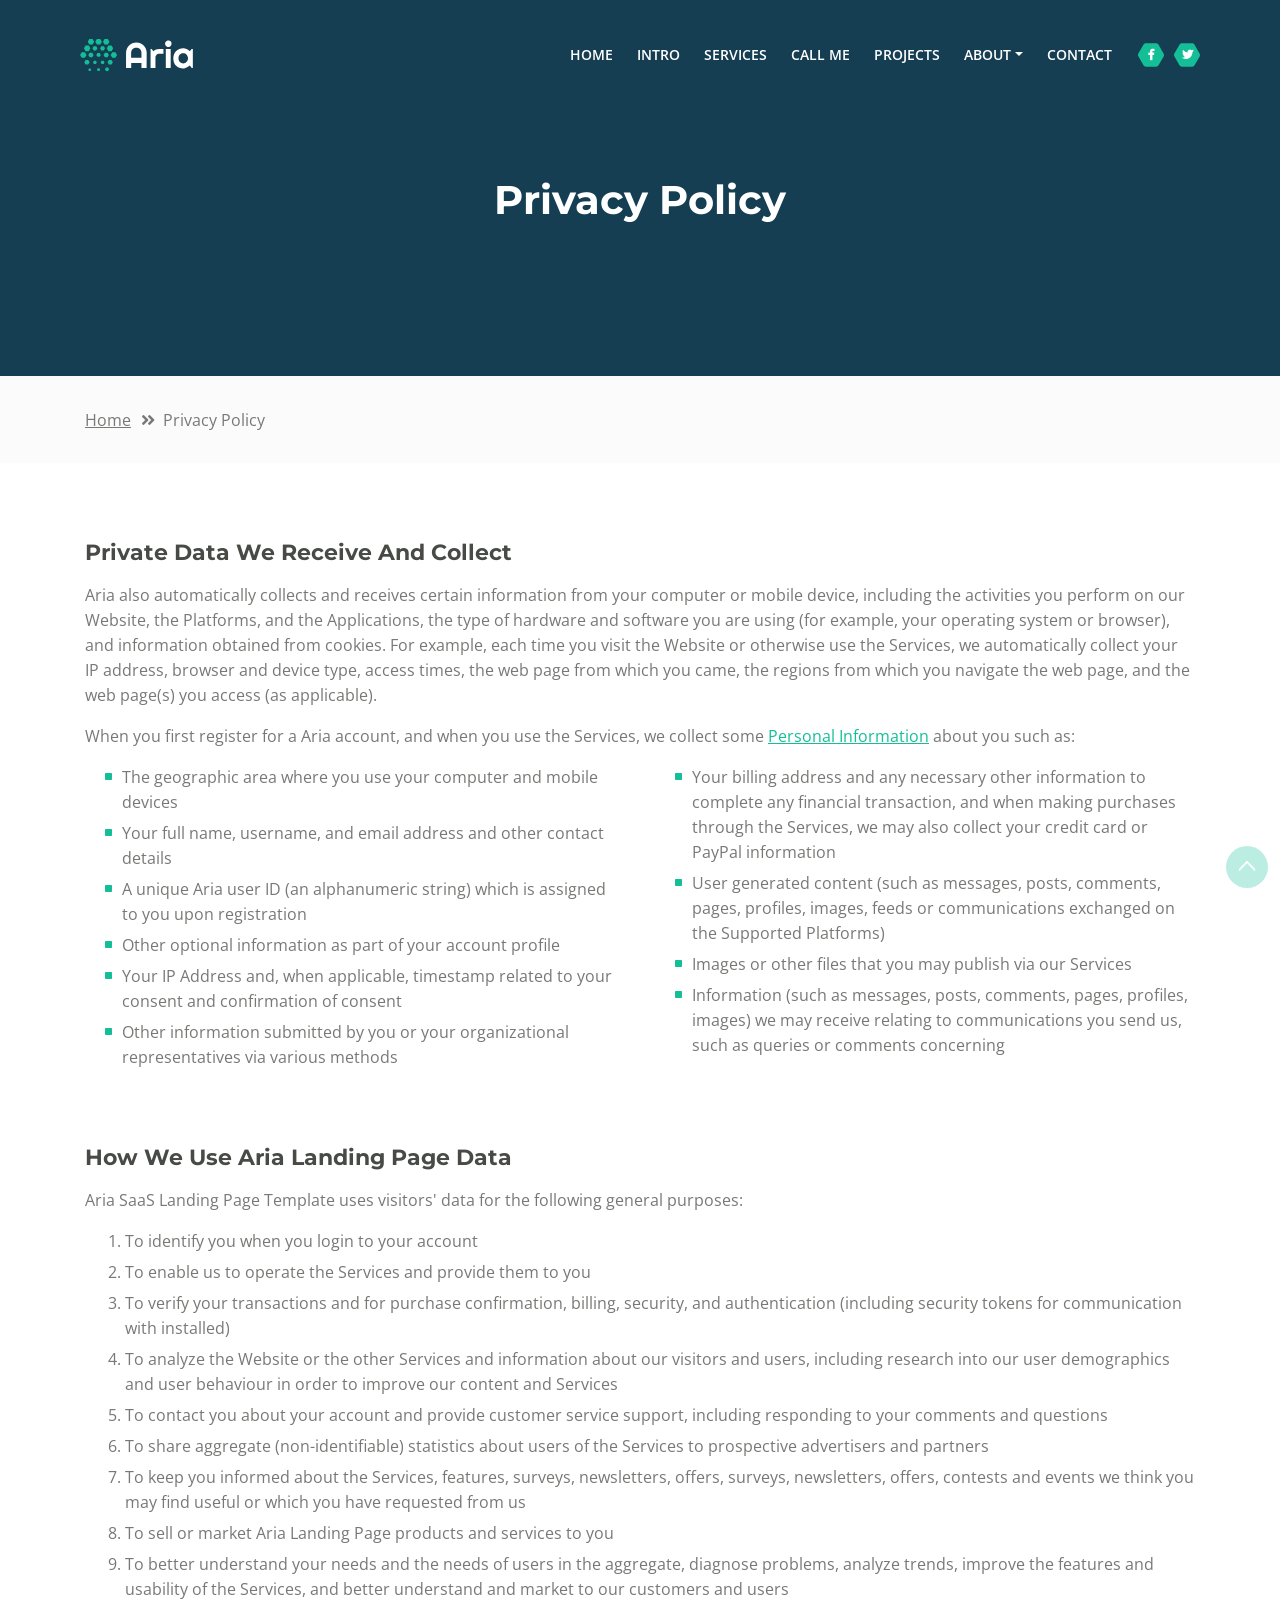
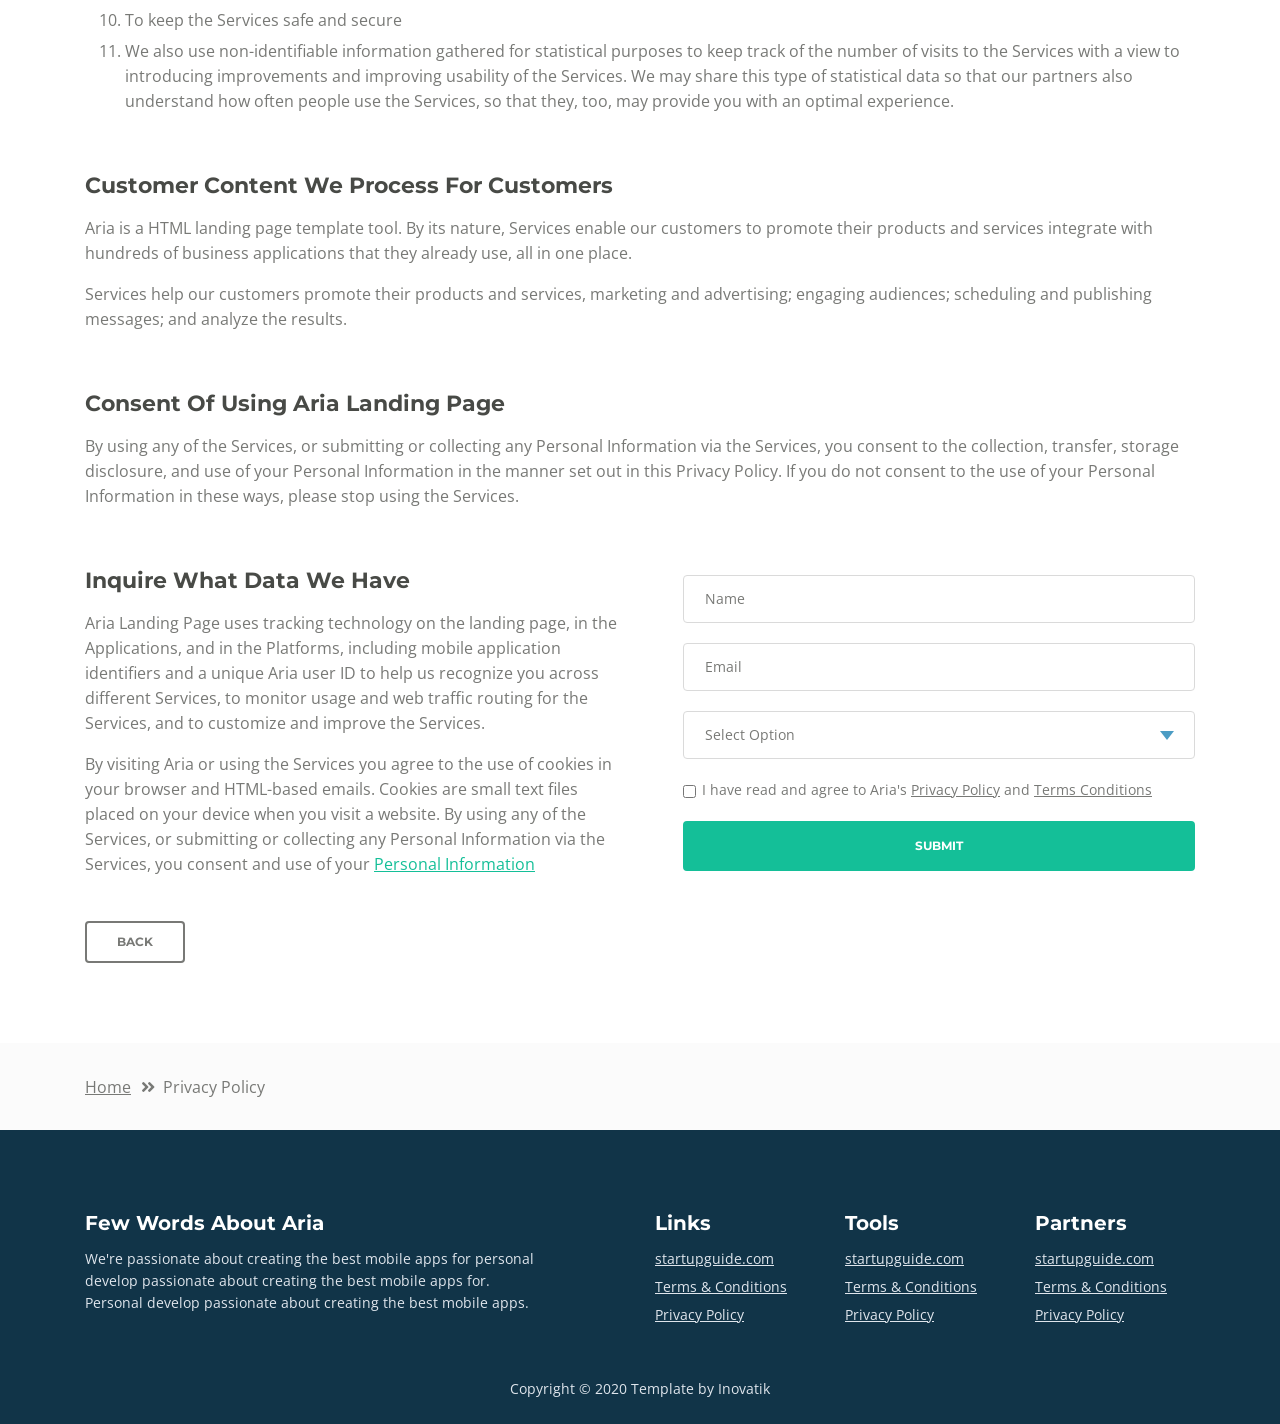
<file: privacy-policy.html>
<!DOCTYPE html>
<html lang="en">
<head>
    <meta charset="utf-8">
    <meta name="viewport" content="width=device-width, initial-scale=1, shrink-to-fit=no">
    
    <!-- SEO Meta Tags -->
    <meta name="description" content="Aria is a business focused HTML landing page template built with Bootstrap to help you create lead generation websites for companies and their services.">
    <meta name="author" content="Inovatik">

    <!-- OG Meta Tags to improve the way the post looks when you share the page on LinkedIn, Facebook, Google+ -->
	<meta property="og:site_name" content="" /> <!-- website name -->
	<meta property="og:site" content="" /> <!-- website link -->
	<meta property="og:title" content=""/> <!-- title shown in the actual shared post -->
	<meta property="og:description" content="" /> <!-- description shown in the actual shared post -->
	<meta property="og:image" content="" /> <!-- image link, make sure it's jpg -->
	<meta property="og:url" content="" /> <!-- where do you want your post to link to -->
	<meta property="og:type" content="article" />

    <!-- Website Title -->
    <title>Privacy Policy - Aria - Business HTML Landing Page Template</title>
    
    <!-- Styles -->
    <link href="https://fonts.googleapis.com/css?family=Montserrat:500,700&display=swap&subset=latin-ext" rel="stylesheet">
    <link href="https://fonts.googleapis.com/css?family=Open+Sans:400,400i,600&display=swap&subset=latin-ext" rel="stylesheet">
    <link href="css/bootstrap.css" rel="stylesheet">
    <link href="css/fontawesome-all.css" rel="stylesheet">
    <link href="css/swiper.css" rel="stylesheet">
	<link href="css/magnific-popup.css" rel="stylesheet">
    <link href="css/styles.css" rel="stylesheet">
	
	<!-- Favicon  -->
    <link rel="icon" href="images/favicon.png">
</head>
<body data-spy="scroll" data-target=".fixed-top">
    
    <!-- Preloader -->
	<div class="spinner-wrapper">
        <div class="spinner">
            <div class="bounce1"></div>
            <div class="bounce2"></div>
            <div class="bounce3"></div>
        </div>
    </div>
    <!-- end of preloader -->
    

    <!-- Navbar -->
    <nav class="navbar navbar-expand-md navbar-dark navbar-custom fixed-top">
        <!-- Text Logo - Use this if you don't have a graphic logo -->
        <!-- <a class="navbar-brand logo-text page-scroll" href="index.html">Aria</a> -->

        <!-- Image Logo -->
        <a class="navbar-brand logo-image" href="index.html"><img src="images/logo.svg" alt="alternative"></a>
        
        <!-- Mobile Menu Toggle Button -->
        <button class="navbar-toggler" type="button" data-toggle="collapse" data-target="#navbarsExampleDefault" aria-controls="navbarsExampleDefault" aria-expanded="false" aria-label="Toggle navigation">
            <span class="navbar-toggler-awesome fas fa-bars"></span>
            <span class="navbar-toggler-awesome fas fa-times"></span>
        </button>
        <!-- end of mobile menu toggle button -->

        <div class="collapse navbar-collapse" id="navbarsExampleDefault">
            <ul class="navbar-nav ml-auto">
                <li class="nav-item">
                    <a class="nav-link page-scroll" href="index.html#header">HOME <span class="sr-only">(current)</span></a>
                </li>
                <li class="nav-item">
                    <a class="nav-link page-scroll" href="index.html#intro">INTRO</a>
                </li>
                <li class="nav-item">
                    <a class="nav-link page-scroll" href="index.html#services">SERVICES</a>
                </li>
                <li class="nav-item">
                    <a class="nav-link page-scroll" href="index.html#callMe">CALL ME</a>
                </li>
                <li class="nav-item">
                    <a class="nav-link page-scroll" href="index.html#projects">PROJECTS</a>
                </li>

                <!-- Dropdown Menu -->          
                <li class="nav-item dropdown">
                    <a class="nav-link dropdown-toggle page-scroll" href="index.html#about" id="navbarDropdown" role="button" aria-haspopup="true" aria-expanded="false">ABOUT</a>
                    <div class="dropdown-menu" aria-labelledby="navbarDropdown">
                        <a class="dropdown-item" href="terms-conditions.html"><span class="item-text">TERMS CONDITIONS</span></a>
                        <div class="dropdown-items-divide-hr"></div>
                        <a class="dropdown-item" href="privacy-policy.html"><span class="item-text">PRIVACY POLICY</span></a>
                    </div>
                </li>
                <!-- end of dropdown menu -->

                <li class="nav-item">
                    <a class="nav-link page-scroll" href="index.html#contact">CONTACT</a>
                </li>
            </ul>
            <span class="nav-item social-icons">
                <span class="fa-stack">
                    <a href="#your-link">
                        <span class="hexagon"></span>
                        <i class="fab fa-facebook-f fa-stack-1x"></i>
                    </a>
                </span>
                <span class="fa-stack">
                    <a href="#your-link">
                        <span class="hexagon"></span>
                        <i class="fab fa-twitter fa-stack-1x"></i>
                    </a>
                </span>
            </span>
        </div>
    </nav> <!-- end of navbar -->
    <!-- end of navbar -->


    <!-- Header -->
    <header id="header" class="ex-header">
        <div class="container">
            <div class="row">
                <div class="col-md-12">
                    <h1>Privacy Policy</h1>
                </div> <!-- end of col -->
            </div> <!-- end of row -->
        </div> <!-- end of container -->
    </header> <!-- end of ex-header -->
    <!-- end of header -->


    <!-- Breadcrumbs -->
    <div class="ex-basic-1">
        <div class="container">
            <div class="row">
                <div class="col-lg-12">
                    <div class="breadcrumbs">
                        <a href="index.html">Home</a><i class="fa fa-angle-double-right"></i><span>Privacy Policy</span>
                    </div> <!-- end of breadcrumbs -->
                </div> <!-- end of col -->
            </div> <!-- end of row -->
        </div> <!-- end of container -->
    </div> <!-- end of ex-basic-1 -->
    <!-- end of breadcrumbs -->


    <!-- Privacy Content -->
    <div class="ex-basic-2">
        <div class="container">
            <div class="row">
                <div class="col-lg-12">
                    <div class="text-container">
                        <h3>Private Data We Receive And Collect</h3>
                        <p>Aria also automatically collects and receives certain information from your computer or mobile device, including the activities you perform on our Website, the Platforms, and the Applications, the type of hardware and software you are using (for example, your operating system or browser), and information obtained from cookies. For example, each time you visit the Website or otherwise use the Services, we automatically collect your IP address, browser and device type, access times, the web page from which you came, the regions from which you navigate the web page, and the web page(s) you access (as applicable).</p>
                        <p>When you first register for a Aria account, and when you use the Services, we collect some <a class="green" href="#your-link">Personal Information</a> about you such as:</p>
                        <div class="row">
                            <div class="col-md-6">
                                <ul class="list-unstyled li-space-lg indent">
                                    <li class="media">
                                        <i class="fas fa-square"></i>
                                        <div class="media-body">The geographic area where you use your computer and mobile devices</div>
                                    </li>
                                    <li class="media">
                                        <i class="fas fa-square"></i>
                                        <div class="media-body">Your full name, username, and email address and other contact details</div>
                                    </li>
                                    <li class="media">
                                        <i class="fas fa-square"></i>
                                        <div class="media-body">A unique Aria user ID (an alphanumeric string) which is assigned to you upon registration</div>
                                    </li>
                                    <li class="media">
                                        <i class="fas fa-square"></i>
                                        <div class="media-body">Other optional information as part of your account profile</div>
                                    </li>
                                    <li class="media">
                                        <i class="fas fa-square"></i>
                                        <div class="media-body">Your IP Address and, when applicable, timestamp related to your consent and confirmation of consent</div>
                                    </li>
                                    <li class="media">
                                        <i class="fas fa-square"></i>
                                        <div class="media-body">Other information submitted by you or your organizational representatives via various methods</div>
                                    </li>
                                </ul>
                            </div> <!-- end of col -->

                            <div class="col-md-6">
                                <ul class="list-unstyled li-space-lg indent">
                                    <li class="media">
                                        <i class="fas fa-square"></i>
                                        <div class="media-body">Your billing address and any necessary other information to complete any financial transaction, and when making purchases through the Services, we may also collect your credit card or PayPal information</div>
                                    </li>
                                    <li class="media">
                                        <i class="fas fa-square"></i>
                                        <div class="media-body">User generated content (such as messages, posts, comments, pages, profiles, images, feeds or communications exchanged on the Supported Platforms)</div>
                                    </li>
                                    <li class="media">
                                        <i class="fas fa-square"></i>
                                        <div class="media-body">Images or other files that you may publish via our Services</div>
                                    </li>
                                    <li class="media">
                                        <i class="fas fa-square"></i>
                                        <div class="media-body">Information (such as messages, posts, comments, pages, profiles, images) we may receive relating to communications you send us, such as queries or comments concerning</div>
                                    </li>
                                </ul>
                            </div> <!-- end of col -->
                        </div> <!-- end of row -->
                    </div> <!-- end of text-container-->
                    
                    <div class="text-container">
                        <h3>How We Use Aria Landing Page Data</h3>
                        <p>Aria SaaS Landing Page Template uses visitors' data for the following general purposes:</p>
                        <ol class="li-space-lg">
                            <li>To identify you when you login to your account</li>
                            <li>To enable us to operate the Services and provide them to you</li>
                            <li>To verify your transactions and for purchase confirmation, billing, security, and authentication (including security tokens for communication with installed)</li>
                            <li>To analyze the Website or the other Services and information about our visitors and users, including research into our user demographics and user behaviour in order to improve our content and Services</li>
                            <li>To contact you about your account and provide customer service support, including responding to your comments and questions</li>
                            <li>To share aggregate (non-identifiable) statistics about users of the Services to prospective advertisers and partners</li>
                            <li>To keep you informed about the Services, features, surveys, newsletters, offers, surveys, newsletters, offers, contests and events we think you may find useful or which you have requested from us</li>
                            <li>To sell or market Aria Landing Page products and services to you</li>
                            <li>To better understand your needs and the needs of users in the aggregate, diagnose problems, analyze trends, improve the features and usability of the Services, and better understand and market to our customers and users</li>
                            <li>To keep the Services safe and secure</li>
                            <li>We also use non-identifiable information gathered for statistical purposes to keep track of the number of visits to the Services with a view to introducing improvements and improving usability of the Services. We may share this type of statistical data so that our partners also understand how often people use the Services, so that they, too, may provide you with an optimal experience.</li>
                        </ol>
                    </div> <!-- end of text-container -->

                    <div class="text-container">
                        <h3>Customer Content We Process For Customers</h3>
                        <p>Aria is a HTML landing page template tool. By its nature, Services enable our customers to promote their products and services integrate with hundreds of business applications that they already use, all in one place.</p>
                        <p>Services help our customers promote their products and services, marketing and advertising; engaging audiences; scheduling and publishing messages; and analyze the results.</p>
                    </div> <!-- end of text container -->

                    <div class="text-container">
                        <h3>Consent Of Using Aria Landing Page</h3>
					    <p class="mb-5">By using any of the Services, or submitting or collecting any Personal Information via the Services, you consent to the collection, transfer, storage disclosure, and use of your Personal Information in the manner set out in this Privacy Policy. If you do not consent to the use of your Personal Information in these ways, please stop using the Services.</p>
                    </div> <!-- end of text-container -->
                                       
                    <div class="row">
                        <div class="col-md-6">
                            <div class="text-container last">
                                <h3>Inquire What Data We Have</h3>
                                <p>Aria Landing Page uses tracking technology on the landing page, in the Applications, and in the Platforms, including mobile application identifiers and a unique Aria user ID to help us recognize you across different Services, to monitor usage and web traffic routing for the Services, and to customize and improve the Services.</p>
                                <p> By visiting Aria or using the Services you agree to the use of cookies in your browser and HTML-based emails. Cookies are small text files placed on your device when you visit a website. By using any of the Services, or submitting or collecting any Personal Information via the Services, you consent and use of your <a class="green" href="#your-link">Personal Information</a></p>
                            </div> <!-- end of text container -->
                        </div> <!-- end of col-->
                        <div class="col-md-6">

                            <!-- Privacy Form -->
                            <div class="form-container">
                                <form id="privacyForm" data-toggle="validator" data-focus="false">
                                    <div class="form-group">
                                        <input type="text" class="form-control-input" id="pname" required>
                                        <label class="label-control" for="pname">Name</label>
                                        <div class="help-block with-errors"></div>
                                    </div>
                                    <div class="form-group">
                                        <input type="email" class="form-control-input" id="pemail" required>
                                        <label class="label-control" for="pemail">Email</label>
                                        <div class="help-block with-errors"></div>
                                    </div>
                                    <div class="form-group">
                                        <select class="form-control-select" id="pselect" required>
                                            <option class="select-option" value="" disabled selected>Select Option</option>
                                            <option class="select-option" value="Delete data">Delete my data</option>
                                            <option class="select-option" value="Show me data">Show me my data</option>
                                        </select>
                                        <div class="help-block with-errors"></div>
                                    </div>
                                    <div class="form-group checkbox">
                                        <input type="checkbox" id="pterms" value="Agreed-to-Terms" required>I have read and agree to Aria's <a href="privacy-policy.html">Privacy Policy</a> and <a href="terms-conditions.html">Terms Conditions</a>
                                        <div class="help-block with-errors"></div>
                                    </div>
                                    <div class="form-group">
                                        <button type="submit" class="form-control-submit-button">SUBMIT</button>
                                    </div>
                                    <div class="form-message">
                                        <div id="pmsgSubmit" class="h3 text-center hidden"></div>
                                    </div>
                                </form>
                            </div> <!-- end of form container -->
                            <!-- end of privacy form -->

                        </div> <!-- end of col--> 
                    </div> <!-- end of row -->
                    <a class="btn-outline-reg back" href="index.html">BACK</a>
                </div> <!-- end of col-->
            </div> <!-- end of row -->
        </div> <!-- end of container -->
    </div> <!-- end of ex-basic-2 -->
    <!-- end of privacy content -->


    <!-- Breadcrumbs -->
    <div class="ex-basic-1">
        <div class="container">
            <div class="row">
                <div class="col-lg-12">
                    <div class="breadcrumbs">
                        <a href="index.html">Home</a><i class="fa fa-angle-double-right"></i><span>Privacy Policy</span>
                    </div> <!-- end of breadcrumbs -->
                </div> <!-- end of col -->
            </div> <!-- end of row -->
        </div> <!-- end of container -->
    </div> <!-- end of ex-basic-1 -->
    <!-- end of breadcrumbs -->

    
    <!-- Footer -->
    <div class="footer">
        <div class="container">
            <div class="row">
                <div class="col-md-6">
                    <div class="text-container about">
                        <h4>Few Words About Aria</h4>
                        <p class="white">We're passionate about creating the best mobile apps for personal develop passionate about creating the best mobile apps for. Personal develop passionate about creating the best mobile apps.</p>
                    </div> <!-- end of text-container -->
                </div> <!-- end of col -->
                <div class="col-md-2">
                    <div class="text-container">
                        <h4>Links</h4>
                        <ul class="list-unstyled li-space-lg white">
                            <li>
                                <a class="white" href="#your-link">startupguide.com</a>
                            </li>
                            <li>
                                <a class="white" href="terms-conditions.html">Terms & Conditions</a>
                            </li>
                            <li>
                                <a class="white" href="privacy-policy.html">Privacy Policy</a>
                            </li>
                        </ul>
                    </div> <!-- end of text-container -->
                </div> <!-- end of col -->
                <div class="col-md-2">
                    <div class="text-container">
                        <h4>Tools</h4>
                        <ul class="list-unstyled li-space-lg">
                            <li>
                                <a class="white" href="#your-link">startupguide.com</a>
                            </li>
                            <li>
                                <a class="white" href="terms-conditions.html">Terms & Conditions</a>
                            </li>
                            <li class="media">
                                <a class="white" href="privacy-policy.html">Privacy Policy</a>
                            </li>
                        </ul>
                    </div> <!-- end of text-container -->
                </div> <!-- end of col -->
                <div class="col-md-2">
                    <div class="text-container">
                        <h4>Partners</h4>
                        <ul class="list-unstyled li-space-lg">
                            <li>
                                <a class="white" href="#your-link">startupguide.com</a>
                            </li>
                            <li>
                                <a class="white" href="terms-conditions.html">Terms & Conditions</a>
                            </li>
                            <li>
                                <a class="white" href="privacy-policy.html">Privacy Policy</a>
                            </li>
                        </ul>
                    </div> <!-- end of text-container -->
                </div> <!-- end of col -->
            </div> <!-- end of row -->
        </div> <!-- end of container -->
    </div> <!-- end of footer -->  
    <!-- end of footer -->


    <!-- Copyright -->
    <div class="copyright">
        <div class="container">
            <div class="row">
                <div class="col-lg-12">
                    <p class="p-small">Copyright © 2020 <a href="https://inovatik.com">Template by Inovatik</a></p>
                </div> <!-- end of col -->
            </div> <!-- enf of row -->
        </div> <!-- end of container -->
    </div> <!-- end of copyright --> 
    <!-- end of copyright -->

    
    <!-- Scripts -->
    <script src="js/jquery.min.js"></script> <!-- jQuery for Bootstrap's JavaScript plugins -->
    <script src="js/popper.min.js"></script> <!-- Popper tooltip library for Bootstrap -->
    <script src="js/bootstrap.min.js"></script> <!-- Bootstrap framework -->
    <script src="js/jquery.easing.min.js"></script> <!-- jQuery Easing for smooth scrolling between anchors -->
    <script src="js/swiper.min.js"></script> <!-- Swiper for image and text sliders -->
    <script src="js/jquery.magnific-popup.js"></script> <!-- Magnific Popup for lightboxes -->
    <script src="js/morphext.min.js"></script> <!-- Morphtext rotating text in the header -->
    <script src="js/isotope.pkgd.min.js"></script> <!-- Isotope for filter -->
    <script src="js/validator.min.js"></script> <!-- Validator.js - Bootstrap plugin that validates forms -->
    <script src="js/scripts.js"></script> <!-- Custom scripts -->
</body>
</html>
</file>
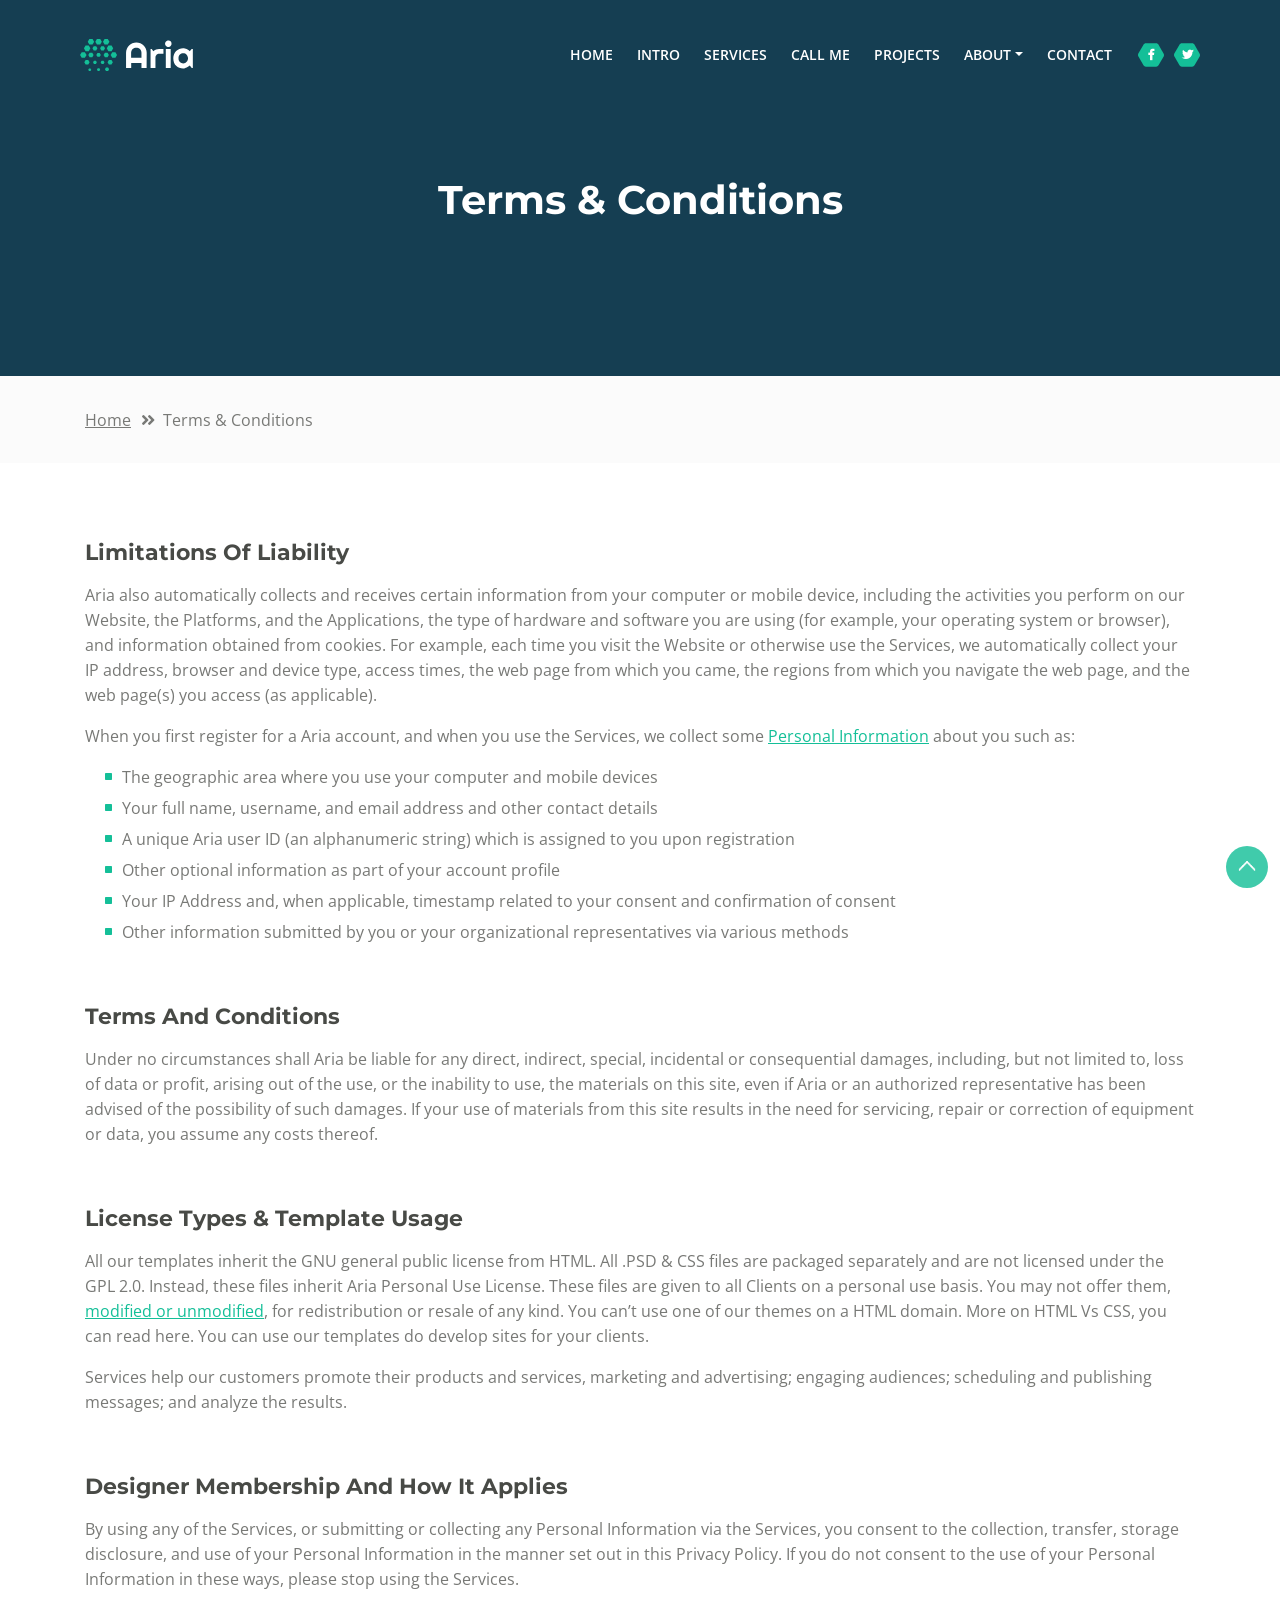
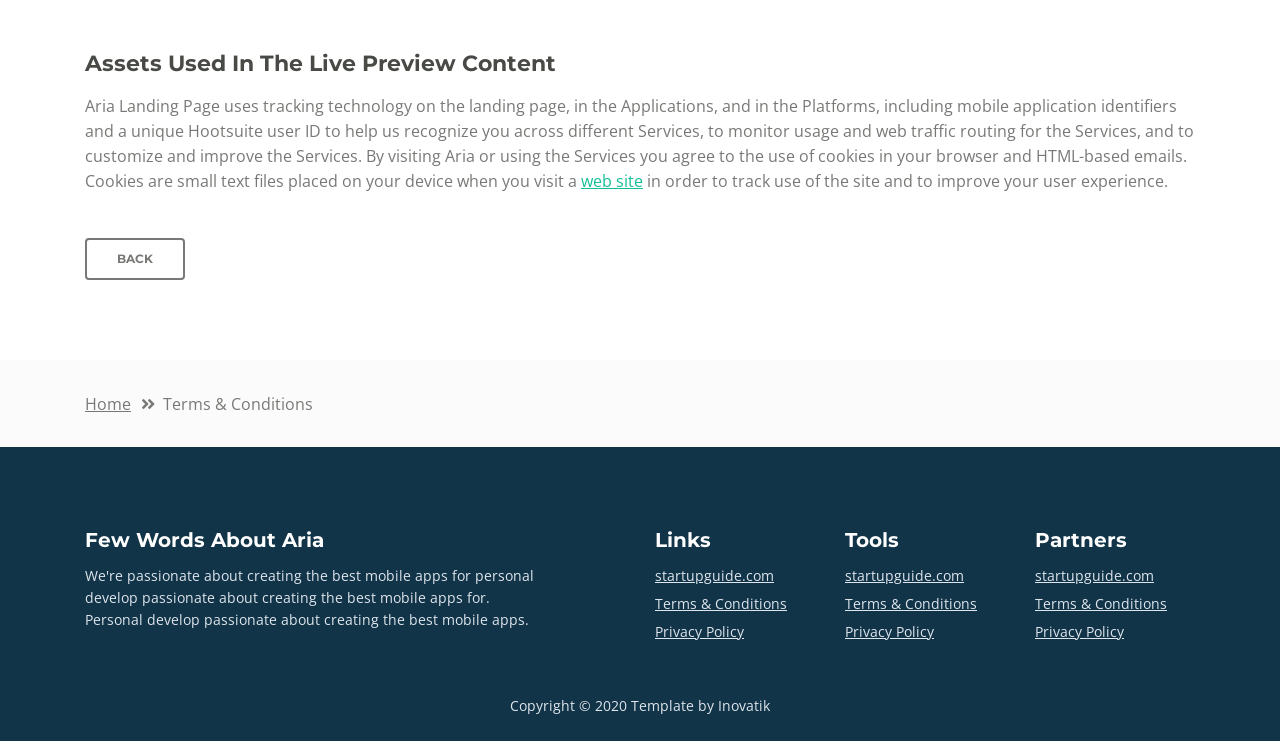
<file: terms-conditions.html>
<!DOCTYPE html>
<html lang="en">
<head>
    <meta charset="utf-8">
    <meta name="viewport" content="width=device-width, initial-scale=1, shrink-to-fit=no">
    
    <!-- SEO Meta Tags -->
    <meta name="description" content="Aria is a business focused HTML landing page template built with Bootstrap to help you create lead generation websites for companies and their services.">
    <meta name="author" content="Inovatik">

    <!-- OG Meta Tags to improve the way the post looks when you share the page on LinkedIn, Facebook, Google+ -->
	<meta property="og:site_name" content="" /> <!-- website name -->
	<meta property="og:site" content="" /> <!-- website link -->
	<meta property="og:title" content=""/> <!-- title shown in the actual shared post -->
	<meta property="og:description" content="" /> <!-- description shown in the actual shared post -->
	<meta property="og:image" content="" /> <!-- image link, make sure it's jpg -->
	<meta property="og:url" content="" /> <!-- where do you want your post to link to -->
	<meta property="og:type" content="article" />

    <!-- Website Title -->
    <title>Terms Conditions - Aria - Business HTML Landing Page Template</title>
    
    <!-- Styles -->
    <link href="https://fonts.googleapis.com/css?family=Montserrat:500,700&display=swap&subset=latin-ext" rel="stylesheet">
    <link href="https://fonts.googleapis.com/css?family=Open+Sans:400,400i,600&display=swap&subset=latin-ext" rel="stylesheet">
    <link href="css/bootstrap.css" rel="stylesheet">
    <link href="css/fontawesome-all.css" rel="stylesheet">
    <link href="css/swiper.css" rel="stylesheet">
	<link href="css/magnific-popup.css" rel="stylesheet">
    <link href="css/styles.css" rel="stylesheet">
	
	<!-- Favicon  -->
    <link rel="icon" href="images/favicon.png">
</head>
<body data-spy="scroll" data-target=".fixed-top">
    
    <!-- Preloader -->
	<div class="spinner-wrapper">
        <div class="spinner">
            <div class="bounce1"></div>
            <div class="bounce2"></div>
            <div class="bounce3"></div>
        </div>
    </div>
    <!-- end of preloader -->
    

    <!-- Navbar -->
    <nav class="navbar navbar-expand-md navbar-dark navbar-custom fixed-top">
        <!-- Text Logo - Use this if you don't have a graphic logo -->
        <!-- <a class="navbar-brand logo-text page-scroll" href="index.html">Aria</a> -->

        <!-- Image Logo -->
        <a class="navbar-brand logo-image" href="index.html"><img src="images/logo.svg" alt="alternative"></a>
        
        <!-- Mobile Menu Toggle Button -->
        <button class="navbar-toggler" type="button" data-toggle="collapse" data-target="#navbarsExampleDefault" aria-controls="navbarsExampleDefault" aria-expanded="false" aria-label="Toggle navigation">
            <span class="navbar-toggler-awesome fas fa-bars"></span>
            <span class="navbar-toggler-awesome fas fa-times"></span>
        </button>
        <!-- end of mobile menu toggle button -->

        <div class="collapse navbar-collapse" id="navbarsExampleDefault">
            <ul class="navbar-nav ml-auto">
                <li class="nav-item">
                    <a class="nav-link page-scroll" href="index.html#header">HOME <span class="sr-only">(current)</span></a>
                </li>
                <li class="nav-item">
                    <a class="nav-link page-scroll" href="index.html#intro">INTRO</a>
                </li>
                <li class="nav-item">
                    <a class="nav-link page-scroll" href="index.html#services">SERVICES</a>
                </li>
                <li class="nav-item">
                    <a class="nav-link page-scroll" href="index.html#callMe">CALL ME</a>
                </li>
                <li class="nav-item">
                    <a class="nav-link page-scroll" href="index.html#projects">PROJECTS</a>
                </li>

                <!-- Dropdown Menu -->          
                <li class="nav-item dropdown">
                    <a class="nav-link dropdown-toggle page-scroll" href="index.html#about" id="navbarDropdown" role="button" aria-haspopup="true" aria-expanded="false">ABOUT</a>
                    <div class="dropdown-menu" aria-labelledby="navbarDropdown">
                        <a class="dropdown-item" href="terms-conditions.html"><span class="item-text">TERMS CONDITIONS</span></a>
                        <div class="dropdown-items-divide-hr"></div>
                        <a class="dropdown-item" href="privacy-policy.html"><span class="item-text">PRIVACY POLICY</span></a>
                    </div>
                </li>
                <!-- end of dropdown menu -->

                <li class="nav-item">
                    <a class="nav-link page-scroll" href="index.html#contact">CONTACT</a>
                </li>
            </ul>
            <span class="nav-item social-icons">
                <span class="fa-stack">
                    <a href="#your-link">
                        <span class="hexagon"></span>
                        <i class="fab fa-facebook-f fa-stack-1x"></i>
                    </a>
                </span>
                <span class="fa-stack">
                    <a href="#your-link">
                        <span class="hexagon"></span>
                        <i class="fab fa-twitter fa-stack-1x"></i>
                    </a>
                </span>
            </span>
        </div>
    </nav> <!-- end of navbar -->
    <!-- end of navbar -->


    <!-- Header -->
    <header id="header" class="ex-header">
        <div class="container">
            <div class="row">
                <div class="col-lg-12">
                    <h1>Terms & Conditions</h1>
                </div> <!-- end of col -->
            </div> <!-- end of row -->
        </div> <!-- end of container -->
    </header> <!-- end of ex-header -->
    <!-- end of header -->


    <!-- Breadcrumbs -->
    <div class="ex-basic-1">
        <div class="container">
            <div class="row">
                <div class="col-lg-12">
                    <div class="breadcrumbs">
                        <a href="index.html">Home</a><i class="fa fa-angle-double-right"></i><span>Terms & Conditions</span>
                    </div> <!-- end of breadcrumbs -->
                </div> <!-- end of col -->
            </div> <!-- end of row -->
        </div> <!-- end of container -->
    </div> <!-- end of ex-basic-1 -->
    <!-- end of breadcrumbs -->


    <!-- Terms Content -->
    <div class="ex-basic-2">
        <div class="container">
            <div class="row">
                <div class="col-lg-12">
                    <div class="text-container">
                        <h3>Limitations Of Liability</h3>
                        <p>Aria also automatically collects and receives certain information from your computer or mobile device, including the activities you perform on our Website, the Platforms, and the Applications, the type of hardware and software you are using (for example, your operating system or browser), and information obtained from cookies. For example, each time you visit the Website or otherwise use the Services, we automatically collect your IP address, browser and device type, access times, the web page from which you came, the regions from which you navigate the web page, and the web page(s) you access (as applicable).</p>
                        <p>When you first register for a Aria account, and when you use the Services, we collect some <a class="green" href="#your-link">Personal Information</a> about you such as:</p>
                        <ul class="list-unstyled li-space-lg indent">
                            <li class="media">
                                <i class="fas fa-square"></i>
                                <div class="media-body">The geographic area where you use your computer and mobile devices</div>
                            </li>
                            <li class="media">
                                <i class="fas fa-square"></i>
                                <div class="media-body">Your full name, username, and email address and other contact details</div>
                            </li>
                            <li class="media">
                                <i class="fas fa-square"></i>
                                <div class="media-body">A unique Aria user ID (an alphanumeric string) which is assigned to you upon registration</div>
                            </li>
                            <li class="media">
                                <i class="fas fa-square"></i>
                                <div class="media-body">Other optional information as part of your account profile</div>
                            </li>
                            <li class="media">
                                <i class="fas fa-square"></i>
                                <div class="media-body">Your IP Address and, when applicable, timestamp related to your consent and confirmation of consent</div>
                            </li>
                            <li class="media">
                                <i class="fas fa-square"></i>
                                <div class="media-body">Other information submitted by you or your organizational representatives via various methods</div>
                            </li>
                        </ul>
                    </div> <!-- end of text-container -->
                    
                    <div class="text-container">
                        <h3>Terms And Conditions</h3>
                        <p>Under no circumstances shall Aria be liable for any direct, indirect, special, incidental or consequential damages, including, but not limited to, loss of data or profit, arising out of the use, or the inability to use, the materials on this site, even if Aria or an authorized representative has been advised of the possibility of such damages. If your use of materials from this site results in the need for servicing, repair or correction of equipment or data, you assume any costs thereof.</p>
                    </div> <!-- end of text-container -->

                    <div class="text-container">
                        <h3>License Types & Template Usage</h3>
                        <p>All our templates inherit the GNU general public license from HTML. All .PSD & CSS files are packaged separately and are not licensed under the GPL 2.0. Instead, these files inherit Aria Personal Use License. These files are given to all Clients on a personal use basis. You may not offer them, <a class="green" href="#your-link">modified or unmodified</a>, for redistribution or resale of any kind. You can’t use one of our themes on a HTML domain. More on HTML Vs CSS, you can read here. You can use our templates do develop sites for your clients.</p>
                        <p>Services help our customers promote their products and services, marketing and advertising; engaging audiences; scheduling and publishing messages; and analyze the results.</p>
                    </div> <!-- end of text-container -->

                    <div class="text-container">
                        <h3>Designer Membership And How It Applies</h3>
                        <p>By using any of the Services, or submitting or collecting any Personal Information via the Services, you consent to the collection, transfer, storage disclosure, and use of your Personal Information in the manner set out in this Privacy Policy. If you do not consent to the use of your Personal Information in these ways, please stop using the Services.</p>
                    </div> <!-- end of text-container -->
                    
                    <div class="text-container last">
                        <h3>Assets Used In The Live Preview Content</h3>
                        <p>Aria Landing Page uses tracking technology on the landing page, in the Applications, and in the Platforms, including mobile application identifiers and a unique Hootsuite user ID to help us recognize you across different Services, to monitor usage and web traffic routing for the Services, and to customize and improve the Services. By visiting Aria or using the Services you agree to the use of cookies in your browser and HTML-based emails. Cookies are small text files placed on your device when you visit a <a class="green" href="#your-link">web site</a> in order to track use of the site and to improve your user experience.</p>
                        <a class="btn-outline-reg" href="index.html">BACK</a>
                    </div> <!-- end of text-container -->
                </div>
            </div> <!-- end of row -->
        </div> <!-- end of container -->
    </div> <!-- end of ex-basic -->
    <!-- end of terms content -->

    
    <!-- Breadcrumbs -->
    <div class="ex-basic-1">
        <div class="container">
            <div class="row">
                <div class="col-lg-12">
                    <div class="breadcrumbs">
                        <a href="index.html">Home</a><i class="fa fa-angle-double-right"></i><span>Terms & Conditions</span>
                    </div> <!-- end of breadcrumbs -->
                </div> <!-- end of col -->
            </div> <!-- end of row -->
        </div> <!-- end of container -->
    </div> <!-- end of ex-basic-1 -->
    <!-- end of breadcrumbs -->


    <!-- Footer -->
    <div class="footer">
        <div class="container">
            <div class="row">
                <div class="col-md-6">
                    <div class="text-container about">
                        <h4>Few Words About Aria</h4>
                        <p class="white">We're passionate about creating the best mobile apps for personal develop passionate about creating the best mobile apps for. Personal develop passionate about creating the best mobile apps.</p>
                    </div> <!-- end of text-container -->
                </div> <!-- end of col -->
                <div class="col-md-2">
                    <div class="text-container">
                        <h4>Links</h4>
                        <ul class="list-unstyled li-space-lg white">
                            <li>
                                <a class="white" href="#your-link">startupguide.com</a>
                            </li>
                            <li>
                                <a class="white" href="terms-conditions.html">Terms & Conditions</a>
                            </li>
                            <li>
                                <a class="white" href="privacy-policy.html">Privacy Policy</a>
                            </li>
                        </ul>
                    </div> <!-- end of text-container -->
                </div> <!-- end of col -->
                <div class="col-md-2">
                    <div class="text-container">
                        <h4>Tools</h4>
                        <ul class="list-unstyled li-space-lg">
                            <li>
                                <a class="white" href="#your-link">startupguide.com</a>
                            </li>
                            <li>
                                <a class="white" href="terms-conditions.html">Terms & Conditions</a>
                            </li>
                            <li class="media">
                                <a class="white" href="privacy-policy.html">Privacy Policy</a>
                            </li>
                        </ul>
                    </div> <!-- end of text-container -->
                </div> <!-- end of col -->
                <div class="col-md-2">
                    <div class="text-container">
                        <h4>Partners</h4>
                        <ul class="list-unstyled li-space-lg">
                            <li>
                                <a class="white" href="#your-link">startupguide.com</a>
                            </li>
                            <li>
                                <a class="white" href="terms-conditions.html">Terms & Conditions</a>
                            </li>
                            <li>
                                <a class="white" href="privacy-policy.html">Privacy Policy</a>
                            </li>
                        </ul>
                    </div> <!-- end of text-container -->
                </div> <!-- end of col -->
            </div> <!-- end of row -->
        </div> <!-- end of container -->
    </div> <!-- end of footer -->  
    <!-- end of footer -->


    <!-- Copyright -->
    <div class="copyright">
        <div class="container">
            <div class="row">
                <div class="col-lg-12">
                    <p class="p-small">Copyright © 2020 <a href="https://inovatik.com">Template by Inovatik</a></p>
                </div> <!-- end of col -->
            </div> <!-- enf of row -->
        </div> <!-- end of container -->
    </div> <!-- end of copyright --> 
    <!-- end of copyright -->

	
    <!-- Scripts -->
    <script src="js/jquery.min.js"></script> <!-- jQuery for Bootstrap's JavaScript plugins -->
    <script src="js/popper.min.js"></script> <!-- Popper tooltip library for Bootstrap -->
    <script src="js/bootstrap.min.js"></script> <!-- Bootstrap framework -->
    <script src="js/jquery.easing.min.js"></script> <!-- jQuery Easing for smooth scrolling between anchors -->
    <script src="js/swiper.min.js"></script> <!-- Swiper for image and text sliders -->
    <script src="js/jquery.magnific-popup.js"></script> <!-- Magnific Popup for lightboxes -->
    <script src="js/morphext.min.js"></script> <!-- Morphtext rotating text in the header -->
    <script src="js/isotope.pkgd.min.js"></script> <!-- Isotope for filter -->
    <script src="js/validator.min.js"></script> <!-- Validator.js - Bootstrap plugin that validates forms -->
    <script src="js/scripts.js"></script> <!-- Custom scripts -->
</body>
</html>
</file>
<file: css/styles.css>
/* Template: Aria - Business HTML Landing Page Template
   Author: Inovatik
   Created: Jul 2019
   Description: Master CSS file
*/

/*****************************************
Table Of Contents:

01. General Styles
02. Preloader
03. Navigation
04. Header
05. Intro
06. Description
07. Services
08. Details 1
09. Details 2
10. Testimonials
11. Call Me
12. Projects
13. Project Lightboxes
14. Team
15. About
16. Contact
17. Footer
18. Copyright
19. Back To Top Button
20. Extra Pages
21. Media Queries
******************************************/

/*****************************************
Colors:

- Backgrounds - light gray #fbfbfb
- Background - dark blue #153e52
- Backgrounds navbar, footer - dark gray #113448
- Buttons, bullets, icons - green #14bf98
- Headings text - black #484a46
- Body text - gray #787976
- Body text - light gray #dfe5ec
******************************************/


/******************************/
/*     01. General Styles     */
/******************************/
body,
html {
    width: 100%;
	height: 100%;
}

body, p {
	color: #787976; 
	font: 400 1rem/1.5625rem "Open Sans", sans-serif;
}

.p-large {
	font: 400 1.125rem/1.625rem "Open Sans", sans-serif;
}

.p-small {
	font: 400 0.875rem/1.375rem "Open Sans", sans-serif;
}

.p-heading {
	margin-bottom: 3.5rem;
	text-align: center;
}

.li-space-lg li {
	margin-bottom: 0.375rem;
}

.indent {
	padding-left: 1.25rem;
}

h1 {
	color: #484a46;
	font: 700 2.5rem/3rem "Montserrat", sans-serif;
}

h2 {
	color: #484a46;
	font: 700 1.75rem/2.125rem "Montserrat", sans-serif;
}

h3 {
	color: #484a46;
	font: 700 1.375rem/1.75rem "Montserrat", sans-serif;
}

h4 {
	color: #484a46;
	font: 700 1.25rem/1.625rem "Montserrat", sans-serif;
}

h5 {
	color: #484a46;
	font: 700 1.125rem/1.5rem "Montserrat", sans-serif;
}

h6 {
	color: #484a46;
	font: 700 1rem/1.375rem "Montserrat", sans-serif;
}

a {
	color: #787976;
	text-decoration: underline;
}

a:hover {
	color: #787976;
	text-decoration: underline;
}

a.green {
	color: #14bf98;
}

a.white,
.white {
	color: #dfe5ec;
}

.testimonial-text {
	font-style: italic;
}

.testimonial-author {
	font: 700 1rem/1.375rem "Montserrat", sans-serif;
}

strong {
	color: #484a46;
}

.section-title {
	color: #14bf98;
	font: 500 0.8125rem/1.125rem "Montserrat", sans-serif;
}

.btn-solid-reg {
	display: inline-block;
	padding: 1.1875rem 1.875rem 1.1875rem 1.875rem;
	border: 0.125rem solid #14bf98;
	border-radius: 0.25rem;
	background-color: #14bf98;
	color: #fff;
	font: 700 0.75rem/0 "Montserrat", sans-serif;
	text-decoration: none;
	transition: all 0.2s;
}

.btn-solid-reg:hover {
	background-color: transparent;
	color: #14bf98;
	text-decoration: none;
}

.btn-solid-lg {
	display: inline-block;
	padding: 1.375rem 2.125rem 1.375rem 2.125rem;
	border: 0.125rem solid #14bf98;
	border-radius: 0.25rem;
	background-color: #14bf98;
	color: #fff;
	font: 700 0.75rem/0 "Montserrat", sans-serif;
	text-decoration: none;
	transition: all 0.2s;
}

.btn-solid-lg:hover {
	background-color: transparent;
	color: #14bf98;
	text-decoration: none;
}

.btn-outline-reg {
	display: inline-block;
	padding: 1.1875rem 1.875rem 1.1875rem 1.875rem;
	border: 0.125rem solid #787976;
	border-radius: 0.25rem;
	background-color: transparent;
	color: #787976;
	font: 700 0.75rem/0 "Montserrat", sans-serif;
	text-decoration: none;
	transition: all 0.2s;
}

.btn-outline-reg:hover {
	background-color: #787976;
	color: #fff;
	text-decoration: none;
}

.btn-outline-lg {
	display: inline-block;
	padding: 1.375rem 2.125rem 1.375rem 2.125rem;
	border: 0.125rem solid #787976;
	border-radius: 0.25rem;
	background-color: transparent;
	color: #787976;
	font: 700 0.75rem/0 "Montserrat", sans-serif;
	text-decoration: none;
	transition: all 0.2s;
}

.btn-outline-lg:hover {
	background-color: #787976;
	color: #fff;
	text-decoration: none;
}

.btn-outline-sm {
	display: inline-block;
	padding: 1rem 1.625rem 0.9375rem 1.625rem;
	border: 0.125rem solid #787976;
	border-radius: 0.25rem;
	background-color: transparent;
	color: #787976;
	font: 700 0.75rem/0 "Montserrat", sans-serif;
	text-decoration: none;
	transition: all 0.2s;
}

.btn-outline-sm:hover {
	background-color: #787976;
	color: #fff;
	text-decoration: none;
}

.form-group {
	position: relative;
	margin-bottom: 1.25rem;
}

.form-group.has-error.has-danger {
	margin-bottom: 0.625rem;
}

.form-group.has-error.has-danger .help-block.with-errors ul {
	margin-top: 0.375rem;
}

.label-control {
	position: absolute;
	top: 0.8125rem;
	left: 1.375rem;
	color: #787976;
	opacity: 1;
	font: 400 0.875rem/1.375rem "Open Sans", sans-serif;
	cursor: text;
	transition: all 0.2s ease;
}

/* IE10+ hack to solve lower label text position compared to the rest of the browsers */
@media screen and (-ms-high-contrast: active), screen and (-ms-high-contrast: none) {  
	.label-control {
		top: 0.9375rem;
	}
}

.form-control-input:focus + .label-control,
.form-control-input.notEmpty + .label-control,
.form-control-textarea:focus + .label-control,
.form-control-textarea.notEmpty + .label-control {
	top: 0.125rem;
	opacity: 1;
	font-size: 0.75rem;
	font-weight: 500;
}

.form-control-input,
.form-control-select {
	display: block; /* needed for proper display of the label in Firefox, IE, Edge */
	width: 100%;
	padding-top: 1.25rem;
	padding-bottom: 0.25rem;
	padding-left: 1.3125rem;
	border: 1px solid #dadada;
	border-radius: 0.25rem;
	background-color: #fff;
	color: #787976;
	font: 400 0.875rem/1.375rem "Open Sans", sans-serif;
	transition: all 0.2s;
	-webkit-appearance: none; /* removes inner shadow on form inputs on ios safari */
}

.form-control-select {
	padding-top: 0.5rem;
	padding-bottom: 0.5rem;
	height: 3rem;
}

/* IE10+ hack to solve lower label text position compared to the rest of the browsers */
@media screen and (-ms-high-contrast: active), screen and (-ms-high-contrast: none) {  
	.form-control-input {
		padding-top: 1.25rem;
		padding-bottom: 0.75rem;
		line-height: 1.75rem;
	}

	.form-control-select {
		padding-top: 0.875rem;
		padding-bottom: 0.75rem;
		height: 3.125rem;
		line-height: 2.125rem;
	}
}

select {
    /* you should keep these first rules in place to maintain cross-browser behavior */
    -webkit-appearance: none;
	-moz-appearance: none;
	-ms-appearance: none;
    -o-appearance: none;
    appearance: none;
    background-image: url('../images/down-arrow.png');
    background-position: 96% 50%;
    background-repeat: no-repeat;
    outline: none;
}

select::-ms-expand {
    display: none; /* removes the ugly default down arrow on select form field in IE11 */
}

.form-control-textarea {
	display: block; /* used to eliminate a bottom gap difference between Chrome and IE/FF */
	width: 100%;
	height: 8rem; /* used instead of html rows to normalize height between Chrome and IE/FF */
	padding-top: 1.25rem;
	padding-left: 1.3125rem;
	border: 1px solid #dadada;
	border-radius: 0.25rem;
	background-color: #fff;
	color: #787976;
	font: 400 1rem/1.5625rem "Open Sans", sans-serif;
	transition: all 0.2s;
}

.form-control-input:focus,
.form-control-select:focus,
.form-control-textarea:focus {
	border: 1px solid #a1a1a1;
	outline: none; /* Removes blue border on focus */
}

.form-control-input:hover,
.form-control-select:hover,
.form-control-textarea:hover {
	border: 1px solid #a1a1a1;
}

.checkbox {
	font: 400 0.875rem/1.375rem "Open Sans", sans-serif;
}

input[type='checkbox'] {
	vertical-align: -15%;
	margin-right: 0.375rem;
}

/* IE10+ hack to raise checkbox field position compared to the rest of the browsers */
@media screen and (-ms-high-contrast: active), screen and (-ms-high-contrast: none) {  
	input[type='checkbox'] {
		vertical-align: -9%;
	}
}

.form-control-submit-button {
	display: inline-block;
	width: 100%;
	height: 3.125rem;
	border: 0.125rem solid #14bf98;
	border-radius: 0.25rem;
	background-color: #14bf98;
	color: #fff;
	font: 700 0.75rem/1.75rem "Montserrat", sans-serif;
	cursor: pointer;
	transition: all 0.2s;
}

.form-control-submit-button:hover {
	background-color: transparent;
	color: #14bf98;
}

/* Form Success And Error Message Formatting */
#lmsgSubmit.h3.text-center.tada.animated,
#cmsgSubmit.h3.text-center.tada.animated,
#pmsgSubmit.h3.text-center.tada.animated,
#lmsgSubmit.h3.text-center,
#cmsgSubmit.h3.text-center,
#pmsgSubmit.h3.text-center {
	display: block;
	margin-bottom: 0;
	color: #b93636;
	font: 400 1.125rem/1rem "Open Sans", sans-serif;
}

.help-block.with-errors .list-unstyled {
	color: #787976;
	font-size: 0.75rem;
	line-height: 1.125rem;
	text-align: left;
}

.help-block.with-errors ul {
	margin-bottom: 0;
}
/* end of form success and error message formatting */

/* Form Success And Error Message Animation - Animate.css */
@-webkit-keyframes tada {
	from {
		-webkit-transform: scale3d(1, 1, 1);
		-ms-transform: scale3d(1, 1, 1);
		transform: scale3d(1, 1, 1);
	}
	10%, 20% {
		-webkit-transform: scale3d(.9, .9, .9) rotate3d(0, 0, 1, -3deg);
		-ms-transform: scale3d(.9, .9, .9) rotate3d(0, 0, 1, -3deg);
		transform: scale3d(.9, .9, .9) rotate3d(0, 0, 1, -3deg);
	}
	30%, 50%, 70%, 90% {
		-webkit-transform: scale3d(1.1, 1.1, 1.1) rotate3d(0, 0, 1, 3deg);
		-ms-transform: scale3d(1.1, 1.1, 1.1) rotate3d(0, 0, 1, 3deg);
		transform: scale3d(1.1, 1.1, 1.1) rotate3d(0, 0, 1, 3deg);
	}
	40%, 60%, 80% {
		-webkit-transform: scale3d(1.1, 1.1, 1.1) rotate3d(0, 0, 1, -3deg);
		-ms-transform: scale3d(1.1, 1.1, 1.1) rotate3d(0, 0, 1, -3deg);
		transform: scale3d(1.1, 1.1, 1.1) rotate3d(0, 0, 1, -3deg);
	}
	to {
		-webkit-transform: scale3d(1, 1, 1);
		-ms-transform: scale3d(1, 1, 1);
		transform: scale3d(1, 1, 1);
	}
}

@keyframes tada {
	from {
		-webkit-transform: scale3d(1, 1, 1);
		-ms-transform: scale3d(1, 1, 1);
		transform: scale3d(1, 1, 1);
	}
	10%, 20% {
		-webkit-transform: scale3d(.9, .9, .9) rotate3d(0, 0, 1, -3deg);
		-ms-transform: scale3d(.9, .9, .9) rotate3d(0, 0, 1, -3deg);
		transform: scale3d(.9, .9, .9) rotate3d(0, 0, 1, -3deg);
	}
	30%, 50%, 70%, 90% {
		-webkit-transform: scale3d(1.1, 1.1, 1.1) rotate3d(0, 0, 1, 3deg);
		-ms-transform: scale3d(1.1, 1.1, 1.1) rotate3d(0, 0, 1, 3deg);
		transform: scale3d(1.1, 1.1, 1.1) rotate3d(0, 0, 1, 3deg);
	}
	40%, 60%, 80% {
		-webkit-transform: scale3d(1.1, 1.1, 1.1) rotate3d(0, 0, 1, -3deg);
		-ms-transform: scale3d(1.1, 1.1, 1.1) rotate3d(0, 0, 1, -3deg);
		transform: scale3d(1.1, 1.1, 1.1) rotate3d(0, 0, 1, -3deg);
	}
	to {
		-webkit-transform: scale3d(1, 1, 1);
		-ms-transform: scale3d(1, 1, 1);
		transform: scale3d(1, 1, 1);
	}
}

.tada {
	-webkit-animation-name: tada;
	animation-name: tada;
}

.animated {
	-webkit-animation-duration: 1s;
	animation-duration: 1s;
	-webkit-animation-fill-mode: both;
	animation-fill-mode: both;
}
/* end of form success and error message animation - Animate.css */

/* Fade-move Animation For Lightbox - Magnific Popup */
/* at start */
.my-mfp-slide-bottom .zoom-anim-dialog {
	opacity: 0;
	transition: all 0.2s ease-out;
	-webkit-transform: translateY(-1.25rem) perspective(37.5rem) rotateX(10deg);
	-ms-transform: translateY(-1.25rem) perspective(37.5rem) rotateX(10deg);
	transform: translateY(-1.25rem) perspective(37.5rem) rotateX(10deg);
}

/* animate in */
.my-mfp-slide-bottom.mfp-ready .zoom-anim-dialog {
	opacity: 1;
	-webkit-transform: translateY(0) perspective(37.5rem) rotateX(0); 
	-ms-transform: translateY(0) perspective(37.5rem) rotateX(0); 
	transform: translateY(0) perspective(37.5rem) rotateX(0); 
}

/* animate out */
.my-mfp-slide-bottom.mfp-removing .zoom-anim-dialog {
	opacity: 0;
	-webkit-transform: translateY(-0.625rem) perspective(37.5rem) rotateX(10deg); 
	-ms-transform: translateY(-0.625rem) perspective(37.5rem) rotateX(10deg); 
	transform: translateY(-0.625rem) perspective(37.5rem) rotateX(10deg); 
}

/* dark overlay, start state */
.my-mfp-slide-bottom.mfp-bg {
	opacity: 0;
	transition: opacity 0.2s ease-out;
}

/* animate in */
.my-mfp-slide-bottom.mfp-ready.mfp-bg {
	opacity: 0.8;
}
/* animate out */
.my-mfp-slide-bottom.mfp-removing.mfp-bg {
	opacity: 0;
}
/* end of fade-move animation for lightbox - magnific popup */

/* Fade Animation For Image Slider - Magnific Popup */
@-webkit-keyframes fadeIn {
	from {
		opacity: 0;
	}
	to {
		opacity: 1;
	}
}

@keyframes fadeIn {
	from {
		opacity: 0;
	}
	to {
		opacity: 1;
	}
}

.fadeIn {
	-webkit-animation: fadeIn 0.6s;
	animation: fadeIn 0.6s;
}

@-webkit-keyframes fadeOut {
	from {
		opacity: 1;
	}
	to {
		opacity: 0;
	}
}

@keyframes fadeOut {
	from {
		opacity: 1;
	}
	to {
		opacity: 0;
	}
}

.fadeOut {
	-webkit-animation: fadeOut 0.8s;
	animation: fadeOut 0.8s;
}
/* end of fade animation for image slider - magnific popup */


/*************************/
/*     02. Preloader     */
/*************************/
.spinner-wrapper {
	position: fixed;
	z-index: 999999;
	top: 0;
	right: 0;
	bottom: 0;
	left: 0;
	background: #113448;
}

.spinner {
	position: absolute;
	top: 50%; /* centers the loading animation vertically one the screen */
	left: 50%; /* centers the loading animation horizontally one the screen */
	width: 3.75rem;
	height: 1.25rem;
	margin: -0.625rem 0 0 -1.875rem; /* is width and height divided by two */ 
	text-align: center;
}

.spinner > div {
	display: inline-block;
	width: 1rem;
	height: 1rem;
	border-radius: 100%;
	background-color: #fff;
	-webkit-animation: sk-bouncedelay 1.4s infinite ease-in-out both;
	animation: sk-bouncedelay 1.4s infinite ease-in-out both;
}

.spinner .bounce1 {
	-webkit-animation-delay: -0.32s;
	animation-delay: -0.32s;
}

.spinner .bounce2 {
	-webkit-animation-delay: -0.16s;
	animation-delay: -0.16s;
}

@-webkit-keyframes sk-bouncedelay {
	0%, 80%, 100% { -webkit-transform: scale(0); }
	40% { -webkit-transform: scale(1.0); }
}

@keyframes sk-bouncedelay {
	0%, 80%, 100% { 
		-webkit-transform: scale(0);
		-ms-transform: scale(0);
		transform: scale(0);
	} 40% { 
		-webkit-transform: scale(1.0);
		-ms-transform: scale(1.0);
		transform: scale(1.0);
	}
}


/**************************/
/*     03. Navigation     */
/**************************/
.navbar-custom {
	padding-top: 0.375rem;
	padding-bottom: 0.375rem;
	background-color: #113448;
	box-shadow: 0 0.0625rem 0.375rem 0 rgba(0, 0, 0, 0.1);
	font: 600 0.875rem/0.875rem "Open Sans", sans-serif;
	transition: all 0.2s;
}

.navbar-custom .navbar-brand {
	font-size: 0;
}

.navbar-custom .navbar-brand.logo-image img {
    width: 7.0625rem;
	height: 2rem;
	-webkit-backface-visibility: hidden;
}

.navbar-custom .navbar-brand.logo-text {
	margin-top: 0.25rem;
	margin-bottom: 0.25rem;
	font: 700 2.25rem/1.5rem "Montserrat", sans-serif;
	color: #fff;
	text-decoration: none;
}

.navbar-custom .navbar-nav {
	margin-top: 0.75rem;
	margin-bottom: 0.5rem;
}

.navbar-custom .nav-item .nav-link {
	padding: 0.625rem 0.75rem 0.625rem 0.75rem;
	color: #fff;
	text-decoration: none;
	transition: all 0.2s ease;
}

.navbar-custom .nav-item .nav-link:hover,
.navbar-custom .nav-item .nav-link.active {
	color: #14bf98;
}

/* Dropdown Menu */
.navbar-custom .dropdown:hover > .dropdown-menu {
	display: block; /* this makes the dropdown menu stay open while hovering it */
	min-width: auto;
	animation: fadeDropdown 0.2s; /* required for the fade animation */
}

@keyframes fadeDropdown {
    0% {
        opacity: 0;
    }

    100% {
        opacity: 1;
    }
}

.navbar-custom .dropdown-toggle:focus { /* removes dropdown outline on focus  */
	outline: 0;
}

.navbar-custom .dropdown-menu {
	margin-top: 0;
	border: none;
	border-radius: 0.25rem;
	background-color: #113448;
}

.navbar-custom .dropdown-item {
	color: #fff;
	text-decoration: none;
}

.navbar-custom .dropdown-item:hover {
	background-color: #113448;
}

.navbar-custom .dropdown-item .item-text {
	font: 600 0.875rem/0.875rem "Open Sans", sans-serif;
}

.navbar-custom .dropdown-item:hover .item-text {
	color: #14bf98;
}

.navbar-custom .dropdown-items-divide-hr {
	width: 100%;
	height: 1px;
	margin: 0.75rem auto 0.75rem auto;
	border: none;
	background-color: #b5bcc4;
	opacity: 0.2;
}
/* end of dropdown menu */

.navbar-custom .social-icons {
	display: none;
}

.navbar-custom .navbar-toggler {
	border: none;
	color: #fff;
	font-size: 2rem;
}

.navbar-custom button[aria-expanded='false'] .navbar-toggler-awesome.fas.fa-times{
	display: none;
}

.navbar-custom button[aria-expanded='false'] .navbar-toggler-awesome.fas.fa-bars{
	display: inline-block;
}

.navbar-custom button[aria-expanded='true'] .navbar-toggler-awesome.fas.fa-bars{
	display: none;
}

.navbar-custom button[aria-expanded='true'] .navbar-toggler-awesome.fas.fa-times{
	display: inline-block;
	margin-right: 0.125rem;
}


/*********************/
/*    04. Header     */
/*********************/
.header {
	background: linear-gradient(rgba(0, 0, 0, 0.3), rgba(0, 0, 0, 0.5)), url('../images/header-background.jpg') center center no-repeat;
	background-size: cover;
}

.header .header-content {
	padding-top: 8rem;
	padding-bottom: 2.125rem;
	text-align: center;
}

.header .text-container {
	margin-bottom: 3rem;
}

.header h1 {
	margin-bottom: 0.5rem;
	color: #fff;
}

.header .p-large {
	margin-bottom: 2rem;
	color: #dfe5ec;
}

.header .btn-solid-lg {
	margin-right: 0.5rem;
	margin-bottom: 1.25rem;
}


/*********************/
/*     05. Intro     */
/*********************/
.basic-1 {
	padding-top: 6.5rem;
	padding-bottom: 3rem;
}

.basic-1 .text-container {
	margin-bottom: 3rem;
}

.basic-1 .section-title {
	margin-bottom: 0.5rem;
}

.basic-1 h2 {
	margin-bottom: 1.375rem;
}

.basic-1 .testimonial-author {
	color: #484a46;
}

/* Hover Animation */
.basic-1 .image-container {
	overflow: hidden;
	border-radius: 0.25rem;
}

.basic-1 .image-container img {
	margin: 0;
	border-radius: 0.25rem;
	transition: all 0.3s;
}

.basic-1 .image-container:hover img {
	-moz-transform: scale(1.15);
	-webkit-transform: scale(1.15);
	transform: scale(1.15);
} 
/* end of hover animation */


/***************************/
/*     06. Description     */
/***************************/
.cards-1 {
	padding-top: 3rem;
	padding-bottom: 2.875rem;
}

.cards-1 .card {
	margin-bottom: 2.5rem;
	border: none;
	text-align: center;
}

.cards-1 .fa-stack {
	width: 6rem;
	height: 6rem;
	margin-right: auto;
	margin-bottom: 1rem;
	margin-left: auto;
	line-height: 6rem;
	text-align: left;
}

.cards-1 .fa-stack .hexagon {
	position: absolute;
	width: 6rem;
	height: 6rem;
	background: url('../images/hexagon-green.svg') center center no-repeat;
	background-size: 6rem 6rem;
}

.cards-1 .fa-stack-1x {
	color: #fff;
	font-size: 2rem;
}

.cards-1 .card-body {
	padding: 0;
}

.cards-1 .card-title {
	margin-bottom: 0.625rem;
}


/************************/
/*     07. Services     */
/************************/
.cards-2 {
	padding-top: 6.625rem;	
	padding-bottom: 1.25rem;	
	background-color: #fbfbfb;
}

.cards-2 .section-title {
	margin-bottom: 0.5rem;
	text-align: center;
}

.cards-2 h2 {
	margin-bottom: 3.25rem;
	text-align: center;
}

.cards-2 .card {
	margin-bottom: 5.625rem;
	border: none;
	background-color: transparent;
}

.cards-2 .card-image img {
	border-top-left-radius: 0.375rem;
	border-top-right-radius: 0.375rem;
}

.cards-2 .card-body {
	padding: 2.25rem 2rem 2.125rem 2rem;
	border: 1px solid #ebe8e8;
	border-bottom-left-radius: 0.375rem;
	border-bottom-right-radius: 0.375rem;
	background-color: #fff;
}

.cards-2 h3 {
	margin-bottom: 0.75rem;
	text-align: center;
}

.cards-2 .list-unstyled {
	margin-bottom: 1.5rem;
}

.cards-2 .list-unstyled .fas {
	color: #14bf98;
	font-size: 0.5rem;
	line-height: 1.375rem;
}

.cards-2 .list-unstyled .media-body {
	margin-left: 0.625rem;
}

.cards-2 .price {
	margin-bottom: 0.25rem;
	color: #484a46;
	font: 700 1rem/1.5rem "Montserrat", sans-serif;
	text-align: center;
}

.cards-2 .price span {
	color: #14bf98;
}

.cards-2 .button-container {
	margin-top: -1.375rem;
	text-align: center;
}

.cards-2 .btn-solid-reg:hover {
	background-color: #fff;
}


/*************************/
/*     08. Details 1     */
/*************************/
.accordion .area-1 {
	height: 27rem;
	background: url('../images/details-1-background.jpg') center center no-repeat;
	background-size: cover;
}

.accordion .accordion-container {
	max-width: 90%;
	margin-right: auto;
	margin-left: auto;
	padding-top: 6.375rem;
	padding-bottom: 1.5rem;
}

.accordion h2 {
	margin-bottom: 1.625rem;
}

.accordion .item {
	margin-bottom: 2rem;
}

.accordion h4 {
	margin-bottom: 0;
}

.accordion span[aria-expanded="true"] .circle-numbering,
.accordion span[aria-expanded="false"] .circle-numbering {
	display: inline-block;
	width: 2.25rem;
	height: 2.25rem;
	margin-right: 0.875rem;
	border: 0.125rem solid #14bf98;
	border-radius: 50%;
	background-color: #14bf98;
	color: #fff;
	font: 700 1rem/2.125rem "Montserrat", sans-serif;
	text-align: center;
	vertical-align: middle;
	cursor: pointer;
	transition: all 0.2s ease;
}

.accordion span[aria-expanded="false"] .circle-numbering {
	border: 0.125rem solid #484a46;
	background-color: transparent;
	color: #484a46;
}

.accordion .item:hover span[aria-expanded="false"] .circle-numbering {
	border: 0.125rem solid #14bf98;
	color: #14bf98;
}

.accordion .accordion-title {
	display: inline-block;
	width: 70%;
	margin-top: 0.125rem;
	margin-bottom: 0.25rem;
	color: #484a46;
	font: 700 1.25rem/1.75rem "Montserrat", sans-serif;
	vertical-align: middle;
	cursor: pointer;
	transition: all 0.2s ease;
}

.accordion .item:hover .accordion-title {
	color: #14bf98;
}

.accordion span[aria-expanded="true"] .accordion-title {
	color: #14bf98;
}

.accordion .accordion-body {
	margin-left: 3.125rem;
}


/*************************/
/*     09. Details 2     */
/*************************/
.tabs .tabs-container {
	max-width: 90%;
	margin-right: auto;
	margin-left: auto;
	padding-top: 2rem;
	padding-bottom: 5.75rem;
}

.tabs .nav-tabs {
	justify-content: center;
	margin-bottom: 1.125rem;
	border-bottom: none;
}

.tabs .nav-link {
	margin-right: 1.625rem;
	margin-bottom: 0.875rem;
	padding: 0;
	border: none;
	border-radius: 0.25rem;
	color: #c1cace;
	font: 700 1.375rem/1.375rem "Montserrat", sans-serif;
	text-decoration: none;
	transition: all 0.2s ease;
}

.tabs .nav-link:hover,
.tabs .nav-link.active {
	color: #14bf98;
}

.tabs .nav-link .fas {
	margin-right: 0.125rem;
	font-size: 0.875rem;
	vertical-align: 20%;
}

.tabs #tab-1 .progress-container {
	margin-top: 1.5rem;
}

.tabs #tab-1 .progress-container .title {
	margin-bottom: 0.25rem;
	color: #484a46;
	font: 600 0.875rem/1.25rem "Open Sans", sans-serif;
}

.tabs #tab-1 .progress {
	height: 1.375rem;
	margin-bottom: 1.125rem;
	border-radius: 0.125rem;
	background-color: #f9fafc;
}

.tabs #tab-1 .progress-bar {
	display: block;
	padding-left: 1.5rem;
	border-radius: 0.125rem;
	background: linear-gradient(to bottom right, #14bf98, #1bd1a7);
}

.tabs #tab-1 .progress-bar.first {
	width: 100%;
}

.tabs #tab-1 .progress-bar.second {
	width: 75%;
}

.tabs #tab-1 .progress-bar.third {
	width: 90%;
}

.tabs #tab-2 .list-unstyled {
	margin-top: 1.75rem;
	margin-bottom: 0;
	vertical-align: top;
}

.tabs #tab-2 .list-unstyled .media {
	margin-bottom: 2rem;
}

.tabs #tab-2 .list-unstyled .media-bullet {
	color: #14bf98;
	font-weight: 600;
	font-size: 2rem;
	line-height: 2rem;
}

.tabs #tab-2 .list-unstyled .media-body {
	margin-left: 0.875rem;
}

.tabs #tab-3 .list-unstyled .fas {
	color: #14bf98;
	font-size: 0.5rem;
	line-height: 1.375rem;
}

.tabs #tab-3 .list-unstyled .media-body {
	margin-left: 0.625rem;
}

.tabs #tab-3 .list-unstyled {
	margin-bottom: 1.75rem;
}

.tabs .area-2 {
	height: 27rem;
	background: url('../images/details-2-background.jpg') center center no-repeat;
	background-size: cover;
}


/****************************/
/*     10. Testimonials     */
/****************************/
.slider {
	padding-top: 6.375rem;
	padding-bottom: 6.5rem;
	background-color: #fbfbfb;
}

.slider h2 {
	margin-bottom: 0.75rem;
	text-align: center;
}

.slider .slider-container {
	position: relative;
}

.slider .swiper-container {
	position: static;
	width: 90%;
	text-align: center;
}

.slider .swiper-button-prev:focus,
.slider .swiper-button-next:focus {
	/* even if you can't see it chrome you can see it on mobile device */
	outline: none;
}

.slider .swiper-button-prev {
	left: -0.5rem;
	background-image: url("data:image/svg+xml;charset=utf-8,%3Csvg%20xmlns%3D'http%3A%2F%2Fwww.w3.org%2F2000%2Fsvg'%20viewBox%3D'0%200%2028%2044'%3E%3Cpath%20d%3D'M0%2C22L22%2C0l2.1%2C2.1L4.2%2C22l19.9%2C19.9L22%2C44L0%2C22L0%2C22L0%2C22z'%20fill%3D'%23787976'%2F%3E%3C%2Fsvg%3E");
	background-size: 1.125rem 1.75rem;
}

.slider .swiper-button-next {
	right: -0.5rem;
	background-image: url("data:image/svg+xml;charset=utf-8,%3Csvg%20xmlns%3D'http%3A%2F%2Fwww.w3.org%2F2000%2Fsvg'%20viewBox%3D'0%200%2028%2044'%3E%3Cpath%20d%3D'M27%2C22L27%2C22L5%2C44l-2.1-2.1L22.8%2C22L2.9%2C2.1L5%2C0L27%2C22L27%2C22z'%20fill%3D'%23787976'%2F%3E%3C%2Fsvg%3E");
	background-size: 1.125rem 1.75rem;
}

.slider .card {
	position: relative;
	border: none;
	background-color: transparent;
}

.slider .card-image {
	width: 6rem;
	height: 6rem;
	margin-right: auto;
	margin-bottom: 0.25rem;
	margin-left: auto;
	border-radius: 50%;
}

.slider .card .card-body {
	padding-bottom: 0;
}

.slider .testimonial-text {
	margin-bottom: 0.625rem;
}

.slider .testimonial-author {
	color: #484a46;
}


/**********************/
/*     11. Call Me    */
/**********************/
.form-1 {
	padding-top: 6.625rem;	
	padding-bottom: 5.625rem;	
	background-color: #153e52;
}

.form-1 .text-container {
	margin-bottom: 4rem;
}

.form-1 .section-title {
	margin-bottom: 0.5rem;
}

.form-1 h2 {
	margin-bottom: 1.375rem;
	color: #fff;
}

.form-1 .list-unstyled .fas {
	color: #14bf98;
	font-size: 0.5rem;
	line-height: 1.375rem;
}

.form-1 .list-unstyled .media-body {
	margin-left: 0.625rem;
}

.form-1 .label-control {
	color: #fff;
}

.form-1 .form-control-input,
.form-1 .form-control-select {
	border: 1px solid #39728f;
	background-color: #2a5d77;
	color: #fff;
}

.form-1 .form-control-textarea {
	border: 1px solid #39728f;
	background-color: #2a5d77;
	color: #fff;
}

.form-1 .form-control-input:focus,
.form-1 .form-control-input:hover,
.form-1 .form-control-select:focus,
.form-1 .form-control-select:hover,
.form-1 .form-control-textarea:focus,
.form-1 .form-control-textarea:hover {
	border: 1px solid #fff;
}

#lmsgSubmit.h3.text-center.tada.animated,
#lmsgSubmit.h3.text-center {
	color: #fff;
}

.form-1 .help-block.with-errors .list-unstyled {
	color: #dfe5ec;
}


/************************/
/*     12. Projects     */
/************************/
.filter {
	padding-top: 6.5rem;
	padding-bottom: 7rem;
}

.filter .section-title {
	margin-bottom: 0.5rem;
}

.filter h2,
.filter .section-title {
	text-align: center;
}

.filter h2 {
	margin-bottom: 3.25rem;
}

.filter .button-group {
	text-align: center;
}

.filter .button-group a {
	display: inline-block;
	margin-right: 0.1875rem;
	margin-bottom: 0.5rem;
	margin-left: 0.1875rem;
	padding: 0.3125rem 1.375rem 0.25rem 1.375rem;
	border-radius: 0.25rem;
	background-color: #f1f4f7;
	color: #7b7e85;
	font: 700 0.75rem/1.25rem "Montserrat", sans-serif;
	cursor: pointer;
	transition: all 0.2s ease;
}

.filter .button-group a:hover {
	background-color: #14bf98;
	color: #fff;
}

.filter .button-group a.button.is-checked {
	background-color: #14bf98;
	color: #fff;
}

.filter .grid {
	margin-top: 1.25rem;
	border-radius: 0.375rem;
}

/* Hover Animation */
.filter .element-item {
	position: relative;
	float: left;
	overflow: hidden;
	width: 50%;
	background-color: #000; /* to hide 1px white margin in IE */
}

.filter .element-item img {
	max-width: 100%;
	margin: 0;
	transition: all 0.3s;
}

.filter .element-item:hover img {
	-moz-transform: scale(1.15);
	-webkit-transform: scale(1.15);
	transform: scale(1.15);
} 
/* end of hover animation */

.filter .element-item .element-item-overlay { 
	position: absolute;
	z-index: 2;
	top: 0;
	left: 0;
	width: 100%;
	height: 100%;
	background-color: rgba(0, 0, 0, 0.4);
	opacity: 1;
	text-align: center;
	transition: all 0.3s;
}

.filter .element-item .element-item-overlay span { 
	position: absolute;
	z-index: 3;
	top: 42%;
	right: 0;
	left: 0;
	color: #fff;
	font: 700 1.125rem/1.625rem "Montserrat", sans-serif;
}


/**********************************/
/*     13. Project Lightboxes     */
/**********************************/
.lightbox-basic {
	position: relative;
	max-width: 62.5rem;
	margin: 2.5rem auto;
	padding: 1.5625rem;
	border-radius: 0.25rem;
	background: #fff;
	text-align: left;
}

.lightbox-basic img {
	margin-right: auto;
	margin-bottom: 2rem;
	margin-left: auto;
	border-radius: 0.25rem;
}

.lightbox-basic .line-heading {
	width: 3rem;
	height: 1px;
	margin-top: 0;
	margin-bottom: 0.625rem;
	margin-left: 0;
	border: none;
	background-color: #14bf98;
}

.lightbox-basic h6 {
	margin-bottom: 2rem;
}

.lightbox-basic .testimonial-container {
	margin-top: 1.75rem;
	margin-bottom: 2.125rem;
	padding: 1.125rem 1.5rem 1.125rem 1.5rem;
	border-radius: 0.25rem;
	background-color: #fbfbfb;
}

.lightbox-basic .testimonial-text {
	margin-bottom: 0.5rem;
}

.lightbox-basic .testimonial-author {
	margin-bottom: 0;
}

.lightbox-basic .btn-solid-reg,
.lightbox-basic .btn-outline-reg {
	margin-right: 0.375rem;
	margin-bottom: 1rem;
}

.lightbox-basic a.mfp-close.as-button {
	position: relative;
	width: auto;
	height: auto;
	margin-right: 0.5rem;
	color: #484a46;
	opacity: 1;
}

.lightbox-basic a.mfp-close.as-button:hover {
	color: #f2f2f2;
}

.lightbox-basic button.mfp-close.x-button {
	position: absolute;
	top: -0.375rem;
	right: -0.375rem;
	width: 2.75rem;
	height: 2.75rem;
}


/********************/
/*     14. Team     */
/********************/
.basic-2 {
	padding-top: 6.375rem;
	padding-bottom: 3.375rem;
	background-color: #fbfbfb;
	text-align: center;
}

.basic-2 h2 {
	margin-bottom: 0.75rem;
}

.basic-2 .team-member {
	display: inline-block;
	max-width: 13rem;
	margin-right: 1.5rem;
	margin-bottom: 3.5rem;
	margin-left: 1.5rem;
}

/* Hover Animation */
.basic-2 .image-wrapper {
	overflow: hidden;
	margin-bottom: 1.5rem;
}

.basic-2 .image-wrapper img {
	margin: 0;
	transition: all 0.3s;
}

.basic-2 .image-wrapper:hover img {
	-moz-transform: scale(1.15);
	-webkit-transform: scale(1.15);
	transform: scale(1.15);
} 
/* end of hover animation */

.basic-2 .team-member .p-large {
	margin-bottom: 0.25rem;
}

.basic-2 .team-member .job-title {
	margin-bottom: 0.75rem;
	color: #484a46;
	font: 700 1rem/1.375rem "Montserrat", sans-serif;
}

.basic-2 .fa-stack {
	width: 1.75rem;
	height: 1.75rem;
	margin-right: 0.125rem;
	margin-left: 0.125rem;
}

.basic-2 .fa-stack .hexagon {
	position: absolute;
	left: 0;
	width: 1.75rem;
	height: 1.75rem;
	background: url('../images/hexagon-green.svg') center center no-repeat;
	background-size: 1.75rem 1.75rem;
	transition: all 0.2s ease;
}

.basic-2 .fa-stack:hover .hexagon {
	background: url('../images/hexagon-white.svg') center center no-repeat;
	background-size: 1.75rem 1.75rem;
}

.basic-2 .fa-stack-1x {
	font-size: 0.6875rem;
	line-height: 1.75rem;
	color: #fff;
	transition: all 0.2s ease;
}

.basic-2 .fa-stack:hover .fa-stack-1x {
	color: #14bf98;
}


/*********************/
/*     15. About     */
/*********************/
.counter {
	padding-top: 6.875rem;
	padding-bottom: 5.25rem;
}

.counter .image-container {
	margin-bottom: 3rem;
}

.counter .image-container img {
	border-radius: 0.25rem;
}

.counter .section-title {
	margin-bottom: 0.5rem;
}

.counter h2 {
	margin-bottom: 1.375rem;
}

.counter .list-unstyled {
	margin-bottom: 1.5rem;
}

.counter .list-unstyled .fas {
	color: #14bf98;
	font-size: 0.5rem;
	line-height: 1.375rem;
}

.counter .list-unstyled .media-body {
	margin-left: 0.625rem;
}

.counter #counter {
	text-align: center;
}

.counter #counter .cell {
	display: inline-block;
	width: 9.5rem;
	margin-bottom: 0.75rem;
}

.counter #counter .counter-value {
	display: inline-block;
	margin-bottom: 0.125rem;
	color: #14bf98;
	font: 700 2.875rem/3.25rem "Montserrat", sans-serif;
	vertical-align: middle;
}

.counter #counter .counter-info {
	display: inline-block;
	margin-left: 0.5rem;
	font-size: 0.875rem;
	line-height: 1.25rem;
	vertical-align: middle;
}


/***********************/
/*     16. Contact     */
/***********************/
.form-2 {
	padding-top: 6.625rem;
	padding-bottom: 5.625rem;
	background-color: #fbfbfb;
}

.form-2 .text-container {
	margin-bottom: 3rem;
}

.form-2 .section-title {
	margin-bottom: 0.5rem;
 }

.form-2 h2 {
	margin-bottom: 1.375rem;
}

.form-2 .list-unstyled {
	margin-bottom: 2.25rem;
	font-size: 1rem;
	line-height: 1.625rem;
}

.form-2 .list-unstyled .fas,
.form-2 .list-unstyled .fab {
	margin-right: 0.5rem;
	font-size: 0.875rem;
	color: #14bf98;
}

.form-2 .list-unstyled .fa-phone {
	vertical-align: 3%;
}

.form-2 h3 {
	margin-bottom: 1rem;
}

.form-2 .fa-stack {
	margin-right: 0.25rem;
	margin-bottom: 0.75rem;
	margin-left: 0.125rem;
	width: 3.25rem;
	height: 3.25rem;
}

.form-2 .fa-stack .hexagon {
	position: absolute;
	width: 3.25rem;
	height: 3.25rem;
	background: url('../images/hexagon-green.svg') center center no-repeat;
	background-size: 3.25rem 3.25rem;
	transition: all 0.2s ease;
}

.form-2 .fa-stack:hover .hexagon {
	background: url('../images/hexagon-white.svg') center center no-repeat;
	background-size: 3.25rem 3.25rem;
}

.form-2 .fa-stack-1x {
	font-size: 1.5rem;
	line-height: 3.25rem;
	color: #fff;
	transition: all 0.2s ease;
}

.form-2 .fa-stack:hover .fa-stack-1x {
	color: #14bf98;
}


/**********************/
/*     17. Footer     */
/**********************/
.footer {
	padding-top: 5rem;
	background-color: #113448;
}

.footer .text-container {
	margin-bottom: 2.25rem;
}

.footer h4 {
	margin-bottom: 0.75rem;
	color: #fff;
}

.footer p,
.footer ul {
	font-size: 0.875rem;
	line-height: 1.375rem;
}


/*************************/
/*     18. Copyright     */
/*************************/
.copyright {
	padding-top: 1rem;
	padding-bottom: 0.5rem;
	background-color: #113448;
	text-align: center;
}

.copyright p,
.copyright a {
	color: #dfe5ec;
	text-decoration: none;
}


/**********************************/
/*     19. Back To Top Button     */
/**********************************/
a.back-to-top {
	position: fixed;
	z-index: 999;
	right: 0.75rem;
	bottom: 0.75rem;
	display: none;
	width: 2.625rem;
	height: 2.625rem;
	border-radius: 1.875rem;
	background: #14bf98 url("../images/up-arrow.png") no-repeat center 47%;
	background-size: 1.125rem 1.125rem;
	text-indent: -9999px;
}

a:hover.back-to-top {
	background-color: #13aa87; 
}


/***************************/
/*     20. Extra Pages     */
/***************************/
.ex-header {
	padding-top: 8rem;
	padding-bottom: 5rem;
	background-color: #153e52;
	text-align: center;
}

.ex-header h1 {
	color: #fff;
}

.ex-basic-1 {
	padding-top: 2rem;
	padding-bottom: 0.875rem;
	background-color: #fbfbfb;
}

.ex-basic-1 .breadcrumbs {
	margin-bottom: 1rem;
}

.ex-basic-1 .breadcrumbs .fa {
	margin-right: 0.5rem;
	margin-left: 0.625rem;
}

.ex-basic-2 {
	padding-top: 4.75rem;
	padding-bottom: 4rem;
}

.ex-basic-2 h3 {
	margin-bottom: 1rem;
}

.ex-basic-2 .text-container {
	margin-bottom: 3.625rem;
}

.ex-basic-2 .text-container.last {
	margin-bottom: 0;
}

.ex-basic-2 .list-unstyled .fas {
	color: #14bf98;
	font-size: 0.5rem;
	line-height: 1.375rem;
}

.ex-basic-2 .list-unstyled .media-body {
	margin-left: 0.625rem;
}

.ex-basic-2 .form-container {
	margin-top: 2.5rem;
}

.ex-basic-2 .btn-outline-reg {
	margin-top: 1.75rem;
}


/*****************************/
/*     21. Media Queries     */
/*****************************/	
/* Min-width width 768px */
@media (min-width: 768px) {
	
	/* General Styles */
	.p-heading {
		width: 85%;
		margin-right: auto;
		margin-left: auto;
	}
	/* end of general styles */


	/* Navigation */
	.navbar-custom {
		padding: 2.125rem 1.5rem 2.125rem 2rem;
		box-shadow: none;
        background: transparent;
	}
	
	.navbar-custom .navbar-brand.logo-text {
		color: #fff;
	}

	.navbar-custom .navbar-nav {
		margin-top: 0;
		margin-bottom: 0;
	}

	.navbar-custom .nav-item .nav-link {
		padding: 0.25rem 0.75rem 0.25rem 0.75rem;
	}
	
	.navbar-custom .nav-item .nav-link:hover,
	.navbar-custom .nav-item .nav-link.active {
		color: #14bf98;
	}

	.navbar-custom.top-nav-collapse {
        padding: 0.375rem 1.5rem 0.375rem 2rem;
		box-shadow: 0 0.0625rem 0.375rem 0 rgba(0, 0, 0, 0.1);
		background-color: #113448;
	}

	.navbar-custom.top-nav-collapse .navbar-brand.logo-text {
		color: #fff;
	}

	.navbar-custom.top-nav-collapse .nav-item .nav-link {
		color: #fff;
	}
	
	.navbar-custom.top-nav-collapse .nav-item .nav-link:hover,
	.navbar-custom.top-nav-collapse .nav-item .nav-link.active {
		color: #14bf98;
	}

	.navbar-custom .dropdown-menu {
		padding-top: 1rem;
		padding-bottom: 1rem;
		border-top: 0.75rem solid rgba(0, 0, 0, 0);
		border-radius: 0.25rem;
		box-shadow: 0 0.25rem 0.375rem 0 rgba(0, 0, 0, 0.03);
	}
	
	.navbar-custom.top-nav-collapse .dropdown-menu {
		border-top: 0.125rem solid rgba(0, 0, 0, 0);
	}

	.navbar-custom .dropdown-item {
		padding-top: 0.25rem;
		padding-bottom: 0.25rem;
	}

	.navbar-custom .dropdown-items-divide-hr {
		width: 84%;
	}
	/* end of navigation */


	/* Header */
	.header .header-content {
		padding-top: 13rem;
		padding-bottom: 7.5rem;
	}

	.header h1 {
		font: 700 3.5rem/4rem "Montserrat", sans-serif;
	}
	/* end of header */


	/* Details 1 */
	.accordion .accordion-container {
		max-width: 70%;
	}
	/* end of details 1 */


	/* Details 2 */
	.tabs .tabs-container {
		max-width: 70%;
	}

	.tabs #tab-2 .list-unstyled {
		display: inline-block;
		width: 45%;
		margin-top: 0;
	}
	
	.tabs #tab-2 .list-unstyled.first {
		margin-right: 2rem;
	}
	/* end of details 2 */


	/* Testimonials */
	.slider .swiper-button-prev {
		left: 1rem;
		width: 1.375rem;
		background-size: 1.375rem 2.125rem;
	}
	
	.slider .swiper-button-next {
		right: 1rem;
		width: 1.375rem;
		background-size: 1.375rem 2.125rem;
	}
	/* end of testimonials */


	/* Projects */
	.filter .element-item { 
		width: 25%; 
	}
	
	.filter .element-item .element-item-overlay { 
		opacity: 0;
		transition: opacity 0.3s ease;
	}

	.filter .element-item:hover .element-item-overlay {
		opacity: 1;
	}
	/* end of projects */


	/* About */
	.counter #counter {
		text-align: left;
	}

	.counter #counter .cell {
	}
	/* end of about */


	/* Contact */
	.form-2 .list-unstyled li {
		display: inline-block;
		margin-right: 1rem;
	}

	.form-2 .list-unstyled .address {
		display: block;
	}
	/* end of contact */


	/* Extra Pages */
	.ex-header {
		padding-top: 11rem;
		padding-bottom: 9rem;
	}

	.ex-basic-2 .form-container {
		margin-top: 0.5rem;
	}
	/* end of extra pages */
}
/* end of min-width width 768px */


/* Min-width width 992px */
@media (min-width: 992px) {
	
	/* General Styles */
	.p-heading {
		width: 65%;
	}
	/* end of general styles */


	/* Navigation */
	.navbar-custom .social-icons {
		display: block;
		margin-left: 0.5rem;
	}

	.navbar-custom .fa-stack {
		margin-left: 0.375rem;
		font-size: 0.8125rem;
	}

	.navbar-custom .fa-stack .hexagon {
		width: 1.625rem;
		height: 1.625rem;
		position: absolute;
		background: url('../images/hexagon-green.svg') center center no-repeat;
		background-size: 1.625rem 1.625rem;
		transition: all 0.2s ease;
	}

	.navbar-custom .fa-stack:hover .hexagon {
		background: url('../images/hexagon-white.svg') center center no-repeat;
		background-size: 1.625rem 1.625rem;
	}
	
	.navbar-custom .fa-stack-1x {
		font-size: 0.6875rem;
		line-height: 1.625rem;
		color: #fff;
		transition: all 0.2s ease;
	}

	.navbar-custom .fa-stack:hover .fa-stack-1x {
		color: #14bf98;
	}
	/* end of navigation */


	/* Header */
	.header .header-content {
		padding-top: 14rem;
		padding-bottom: 15rem;
	}

	.header .text-container {
		margin-top: 6.5rem;
	}
	/* end of header */


	/* Intro */
	.basic-1 {
		padding-top: 6.875rem;
	}

	.basic-1 .text-container {
		margin-bottom: 0;
	}
	/* end of intro */


	/* Description */
	.cards-1 .card {
		display: inline-block;
		max-width: 17.5rem;
		text-align: left;
		vertical-align: top;
	}
	
	.cards-1 div.card:nth-child(3n+2) {
		margin-right: 2.5rem;
		margin-left: 2.5rem;
	}
	/* end of description */


	/* Services */
	.cards-2 .card {
		max-width: 18.25rem;
		display: inline-block;
		vertical-align: top;
	}

	.cards-2 .col-lg-12 div.card:nth-child(3n+2) {
		margin-right: 1.25rem;
		margin-left: 1.25rem;
	}
	/* end of services */


	/* Details 1 */
	.accordion {
		height: 34.625rem;
	}
	
	.accordion .area-1 {
		width: 50%;
		height: 100%;
		display: inline-block;
	}
	
	.accordion .area-2 {
		width: 50%;
		height: 100%;
		display: inline-block;
		vertical-align: top;
	}
	
	.accordion .accordion-container {
		max-width: 88%;
		margin-left: 2rem;
		padding-bottom: 0;
	}

	.accordion .accordion-title {
		width: 85%;
	}
	/* end of details 1 */


	/* Details 2 */
	.tabs {
		height: 36.125rem;
	}

	.tabs .area-1 {
		width: 50%;
		height: 100%;
		display: inline-block;
		vertical-align: top;
	}

	.tabs .area-2 {
		width: 50%;
		height: 100%;
		display: inline-block;
	}

	.tabs .tabs-container {
		max-width: 88%;
		margin-left: 2rem;
		padding-top: 6.75rem;
		padding-bottom: 0;
	}

	.tabs .nav-tabs {
		justify-content: flex-start;
	}
	/* end of details 2 */


	/* Call Me */
	.form-1 {
		padding-top: 7rem;	
	}

	.form-1 .text-container {
		margin-bottom: 0;
	}
	/* end of call me */


	/* Project Lightboxes */
	.lightbox-basic img {
		margin-bottom: 0;
	}
	
	.lightbox-basic h3 {
		margin-top: 0.375rem;
	}

	.lightbox-basic .btn-solid-reg,
	.lightbox-basic .btn-outline-reg {
		margin-bottom: 0;
	}
	/* end of project lightboxes */


	/* Team */
	.basic-2 .team-member {
		width: 12.75rem;
		max-width: 100%;
		margin-right: 0.75rem;
		margin-left: 0.75rem;
	}
	/* end of team */


	/* About */
	.counter .image-container {
		margin-bottom: 0;
	}
	/* end of about */


	/* Contact */
	.form-2 {
		padding-top: 6.875rem;
	}

	.form-2 .text-container {
		margin-bottom: 0;
	}
	/* end of contact */


	/* Extra Pages */
	.ex-header h1 {
		width: 80%;
		margin-right: auto;
		margin-left: auto;
	}

	.ex-basic-2 {
		padding-bottom: 5rem;
	}
	/* end of extra pages */
}
/* end of min-width width 992px */


/* Min-width width 1200px */
@media (min-width: 1200px) {
	
	/* General Styles */
	.p-heading {
		width: 55%;
	}
	/* end of general styles */


	/* Navigation */
	.navbar-custom {
		padding-right: 5rem;
		padding-left: 5rem;
	}

	.navbar-custom.top-nav-collapse {
		padding-right: 5rem;
		padding-left: 5rem;
	}
	/* end of navigation */

	
	/* Header */
	.header .header-content {
		padding-top: 14.75rem;
		padding-bottom: 17.5rem;
	}
	/* end of header */


	/* Intro */
	.basic-1 .text-container {
		margin-top: 1.875rem;
		margin-right: 3rem;
	}
	/* end of intro */


	/* Description */
	.cards-1 .card {
		max-width: 21rem;
	}

	.cards-1 div.card:nth-child(3n+2) {
		margin-right: 2.875rem;
		margin-left: 2.875rem;
	}
	/* end of description */


	/* Services */
	.cards-2 .card {
		max-width: 20.875rem;
	}

	.cards-2 .card-body {
		padding: 2.25rem 2.5rem 2.125rem 2.5rem;
	}

	.cards-2 .col-lg-12 div.card:nth-child(3n+2) {
		margin-right: 3rem;
		margin-left: 3rem;
	}
	/* end of services */


	/* Details 1 */
	.accordion .accordion-container {
		max-width: 28rem;
		margin-left: 5rem;
	}
	/* end of details 1 */


	/* Details 2 */
	.tabs .tabs-container {
		max-width: 28rem;
		margin-right: 5rem;
		margin-left: auto;
	}

	.tabs #tab-2 .media-wrapper.first {
		margin-right: 2rem;
	}
	/* end of details 2 */


	/* Call Me */
	.form-1 .text-container {
		margin-top: 1.375rem;
		margin-right: 1.75rem;
		margin-left: 3rem
	}

	.form-1 form {
		margin-left: 1.75rem;
		margin-right: 3rem
	}
	/* end of call me */


	/* Projects */
	.filter .element-item {
		width: 17.3125rem; /* to eliminate grid overflow problem on hard refresh */
		height: 16.875rem;
	}

	.filter .element-item .element-item-overlay span { 
		top: 45%;
	}
	/* end of projects */


	/* Team */
	.basic-2 .team-member {
		width: 14.375rem;
		margin-right: 1.375rem;
		margin-left: 1.375rem;
	}
	/* end of team */


	/* About */
	.counter {
		padding-bottom: 6.125rem;
	}

	.counter .image-container {
		margin-right: 1.5rem;
	}

	.counter .text-container {
		margin-top: 0.375rem;
		margin-right: 2.5rem;
		margin-left: 2rem;
	}
	/* end of about */
	
	
	/* Contact */
	.form-2 .text-container {
		margin-top: 0.875rem;
		margin-right: 1.5rem;
	}

	.form-2 form {
		margin-left: 1.5rem;
	}
	/* end of contact */


	/* Footer */
	.footer .text-container.about {
		margin-right: 5rem;
	}
	/* end of footer */


	/* Extra Pages */
	.ex-header h1 {
		width: 60%;
		margin-right: auto;
		margin-left: auto;
	}

	.ex-basic-2 .form-container {
		margin-left: 1.75rem;
	}
	/* end of extra pages */
}
/* end of min-width width 1200px */


/* Min-width width 1600px */
@media (min-width: 1600px) {
	
	/* Navigation */
	.navbar-custom {
		padding-right: 12rem;
		padding-left: 12rem;
	}

	.navbar-custom.top-nav-collapse {
		padding-right: 12rem;
		padding-left: 12rem;
	}
	/* end of navigation */
}
/* end of min-width width 1200px */
</file>
